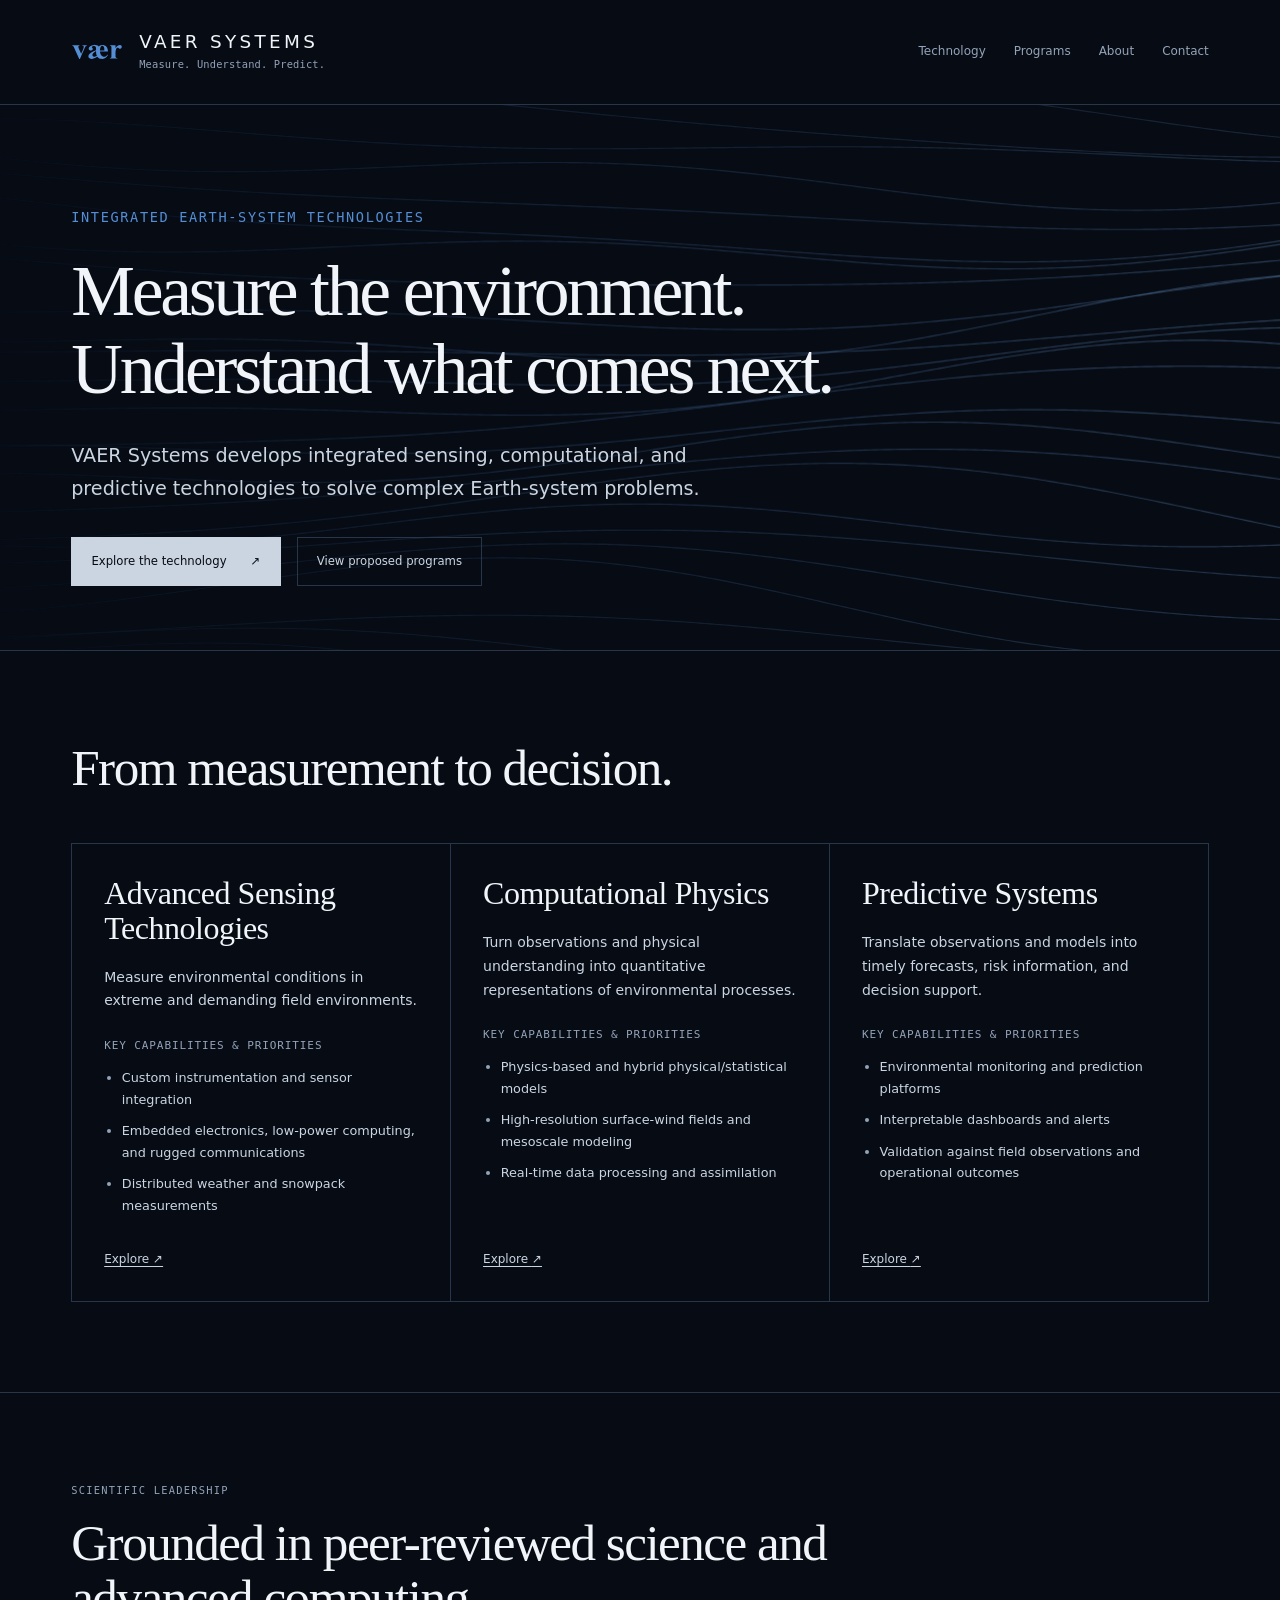
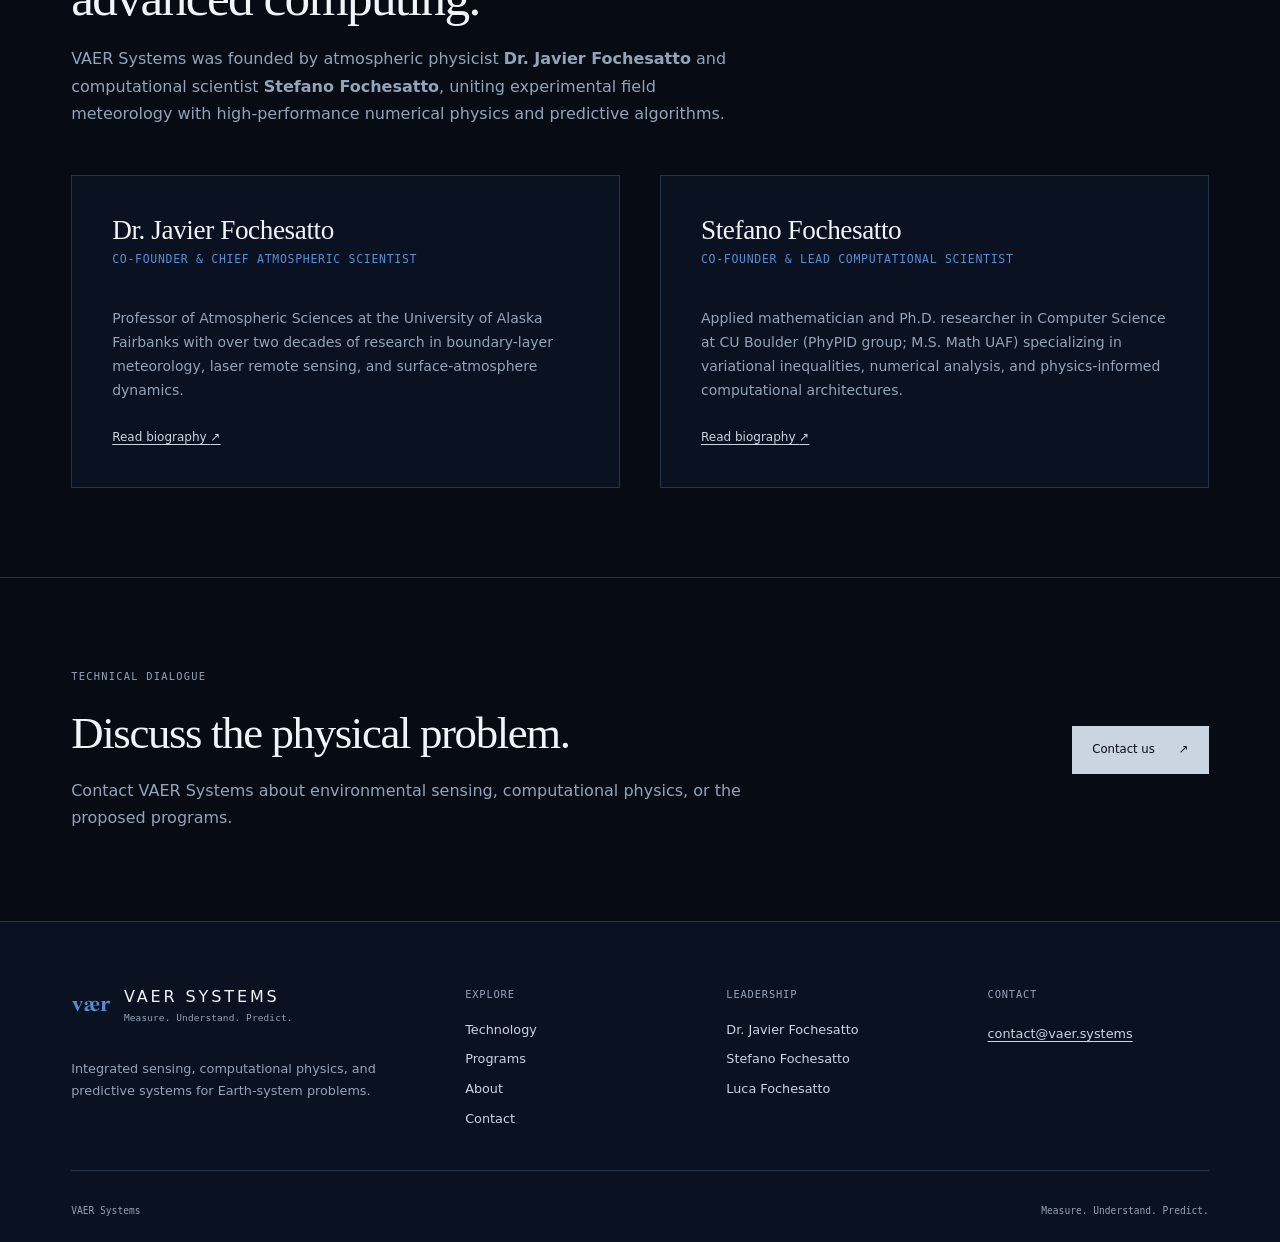
<file: index.html>
<!doctype html>
<html lang="en">
<head>
<meta charset="utf-8">
<meta name="viewport" content="width=device-width, initial-scale=1">
<title>VAER Systems | Dr. Javier Fochesatto &amp; Stefano Fochesatto — Earth Sensing &amp; Prediction</title>
<meta name="description" content="Founded by atmospheric scientist Dr. Javier Fochesatto and computational scientist Stefano Fochesatto, VAER Systems develops integrated environmental sensing, computational physics, and predictive models.">
<link rel="canonical" href="https://www.vaer.systems/">
<meta name="robots" content="index, follow, max-image-preview:large, max-snippet:-1, max-video-preview:-1">
<meta name="google-site-verification" content="TCXnA_37vLB9M58c-1Y6IfyRbFs-39NBF2YOokQ5Vx4" />
<meta property="og:locale" content="en_US">
<meta property="og:type" content="website">
<meta property="og:site_name" content="VAER Systems">
<meta property="og:title" content="VAER Systems | Dr. Javier Fochesatto &amp; Stefano Fochesatto">
<meta property="og:description" content="Integrated sensing, computational physics, and predictive technologies for complex Earth-system problems. Founded by Dr. Javier Fochesatto and Stefano Fochesatto.">
<meta property="og:url" content="https://www.vaer.systems/">
<meta property="og:image" content="https://www.vaer.systems/assets/Stefano.jpeg">
<meta name="twitter:card" content="summary_large_image">
<meta name="twitter:title" content="VAER Systems | Dr. Javier Fochesatto &amp; Stefano Fochesatto">
<meta name="twitter:description" content="Integrated sensing, computational physics, and predictive technologies for complex Earth-system problems.">
<meta name="twitter:image" content="https://www.vaer.systems/assets/Stefano.jpeg">
<link rel="icon" href="assets/favicon.svg" type="image/svg+xml">
<link rel="stylesheet" href="css/style.css?v=3">
<script src="js/field-background.js" defer></script>
<script type="application/ld+json">
{
  "@context": "https://schema.org",
  "@graph": [
    {
      "@type": "Organization",
      "@id": "https://www.vaer.systems/#organization",
      "name": "VAER Systems",
      "url": "https://www.vaer.systems/",
      "logo": "https://www.vaer.systems/assets/vaer_mark.svg",
      "image": "https://www.vaer.systems/assets/Stefano.jpeg",
      "description": "VAER Systems develops integrated sensing, computational physics, and predictive technologies to solve complex Earth-system problems.",
      "email": "contact@vaer.systems",
      "founders": [
        {
          "@type": "Person",
          "@id": "https://www.vaer.systems/about.html#javier-fochesatto",
          "name": "Dr. Javier Fochesatto",
          "alternateName": [
            "Gilberto Javier Fochesatto",
            "Dr. Gilberto Javier Fochesatto",
            "Javier Fochesatto",
            "G. J. Fochesatto"
          ],
          "jobTitle": "Co-founder & Chief Atmospheric Scientist",
          "image": "https://www.vaer.systems/assets/Javier.jpeg",
          "worksFor": { "@id": "https://www.vaer.systems/#organization" },
          "affiliation": {
            "@type": "EducationalOrganization",
            "name": "University of Alaska Fairbanks",
            "url": "https://www.uaf.edu"
          },
          "alumniOf": [
            {
              "@type": "EducationalOrganization",
              "name": "Université Pierre et Marie Curie (Sorbonne Université)"
            },
            {
              "@type": "EducationalOrganization",
              "name": "Universidad Tecnológica Nacional"
            }
          ],
          "sameAs": [
            "https://scholar.google.com/citations?user=fL3GRJsAAAAJ",
            "https://www.uaf.edu/atmos/faculty/fochesatto_javier.php",
            "https://www.uaf.edu/experts/gilberto-j-fochesatto.php",
            "https://sites.google.com/alaska.edu/fochesatto-research/home",
            "https://sciprofiles.com/profile/197003"
          ]
        },
        {
          "@type": "Person",
          "@id": "https://www.vaer.systems/about.html#stefano-fochesatto",
          "name": "Stefano Fochesatto",
          "alternateName": [
            "Giuliano Stefano Fochesatto",
            "Stefano G. Fochesatto",
            "G. Stefano Fochesatto"
          ],
          "jobTitle": "Co-founder & Lead Computational Scientist",
          "image": "https://www.vaer.systems/assets/Stefano.jpeg",
          "worksFor": { "@id": "https://www.vaer.systems/#organization" },
          "affiliation": {
            "@type": "EducationalOrganization",
            "name": "University of Colorado Boulder",
            "url": "https://www.colorado.edu"
          },
          "alumniOf": [
            {
              "@type": "EducationalOrganization",
              "name": "University of Alaska Fairbanks",
              "url": "https://www.uaf.edu"
            }
          ],
          "sameAs": [
            "https://stefanofochesatto.github.io/",
            "https://scholar.google.com/citations?user=PzWlYU8AAAAJ",
            "https://github.com/StefanoFochesatto",
            "https://phypid.org/people/"
          ]
        },
        {
          "@type": "Person",
          "@id": "https://www.vaer.systems/about.html#luca-fochesatto",
          "name": "Luca Fochesatto",
          "jobTitle": "Co-founder & Lead Hardware Developer",
          "image": "https://www.vaer.systems/assets/luca.jpeg",
          "worksFor": { "@id": "https://www.vaer.systems/#organization" },
          "affiliation": {
            "@type": "EducationalOrganization",
            "name": "University of Alaska Fairbanks",
            "url": "https://www.uaf.edu"
          }
        }
      ]
    },
    {
      "@type": "WebSite",
      "@id": "https://www.vaer.systems/#website",
      "url": "https://www.vaer.systems/",
      "name": "VAER Systems",
      "description": "Integrated environmental sensing, computational physics, and predictive models.",
      "publisher": { "@id": "https://www.vaer.systems/#organization" }
    }
  ]
}
</script>
</head>
<body class="home">
<a class="skip-link" href="#main">Skip to main content</a>
<header class="site-header">
<div class="container site-header-inner">
<a class="brand" href="index.html" aria-label="VAER Systems home">
<span class="brand-mark-wrapper">
<img class="brand-mark" src="assets/vaer_mark.svg" width="52" height="52" alt="VAER geometric mark">
</span>
<span class="brand-text-group">
<span class="brand-name">VAER SYSTEMS</span>
<span class="brand-tag">Measure. Understand. Predict.</span>
</span>
</a>
<nav class="site-nav" aria-label="Main navigation">
<a href="technology.html">Technology</a>
<a href="programs.html">Programs</a>
<a href="about.html">About</a>
<a href="contact.html">Contact</a>
</nav>
</div>
</header>
<main id="main">
<section class="hero">
<div class="field-background" data-field-background aria-hidden="true">
<canvas class="field-canvas"></canvas>
</div>
<div class="container hero-container">
<div class="hero-content">
<p class="eyebrow">Integrated Earth-system technologies</p>
<h1>Measure the environment.<br>Understand what comes next.</h1>
<p class="hero-intro">VAER Systems develops integrated sensing, computational, and predictive technologies to solve complex Earth-system problems.</p>
<div class="hero-actions">
<a class="button button-primary" href="technology.html">Explore the technology <span aria-hidden="true">↗</span>
</a>
<a class="button button-secondary" href="programs.html">View proposed programs</a>
</div>
</div>
</div>
</section>
<section class="section" id="services">
<div class="container">
<div class="section-heading">
<h2>From measurement to decision.</h2>
</div>
<div class="service-grid">
<article class="service">
<h3>Advanced Sensing Technologies</h3>
<p>Measure environmental conditions in extreme and demanding field environments.</p>
<div class="service-benefits">
<h4>Key capabilities &amp; priorities</h4>
<ul>
<li>Custom instrumentation and sensor integration</li>
<li>Embedded electronics, low-power computing, and rugged communications</li>
<li>Distributed weather and snowpack measurements</li>
</ul>
</div>
<a class="text-link" href="technology.html#sensing">Explore <span aria-hidden="true">↗</span>
</a>
</article>
<article class="service">
<h3>Computational Physics</h3>
<p>Turn observations and physical understanding into quantitative representations of environmental processes.</p>
<div class="service-benefits">
<h4>Key capabilities &amp; priorities</h4>
<ul>
<li>Physics-based and hybrid physical/statistical models</li>
<li>High-resolution surface-wind fields and mesoscale modeling</li>
<li>Real-time data processing and assimilation</li>
</ul>
</div>
<a class="text-link" href="technology.html#physics">Explore <span aria-hidden="true">↗</span>
</a>
</article>
<article class="service">
<h3>Predictive Systems</h3>
<p>Translate observations and models into timely forecasts, risk information, and decision support.</p>
<div class="service-benefits">
<h4>Key capabilities &amp; priorities</h4>
<ul>
<li>Environmental monitoring and prediction platforms</li>
<li>Interpretable dashboards and alerts</li>
<li>Validation against field observations and operational outcomes</li>
</ul>
</div>
<a class="text-link" href="technology.html#prediction">Explore <span aria-hidden="true">↗</span>
</a>
</article>
</div>
</div>
</section>
<section class="section" id="leadership">
<div class="container">
<div class="section-heading">
<p class="eyebrow">Scientific Leadership</p>
<h2>Grounded in peer-reviewed science and advanced computing.</h2>
<p class="section-lead">VAER Systems was founded by atmospheric physicist <strong>Dr. Javier Fochesatto</strong> and computational scientist <strong>Stefano Fochesatto</strong>, uniting experimental field meteorology with high-performance numerical physics and predictive algorithms.</p>
</div>
<div class="leadership-summary-grid">
<article class="leadership-summary-card">
<h3>Dr. Javier Fochesatto</h3>
<p class="leadership-role">Co-founder &amp; Chief Atmospheric Scientist</p>
<p class="leadership-desc">Professor of Atmospheric Sciences at the University of Alaska Fairbanks with over two decades of research in boundary-layer meteorology, laser remote sensing, and surface-atmosphere dynamics.</p>
<a class="text-link" href="about.html#javier-fochesatto">Read biography <span aria-hidden="true">↗</span></a>
</article>
<article class="leadership-summary-card">
<h3>Stefano Fochesatto</h3>
<p class="leadership-role">Co-founder &amp; Lead Computational Scientist</p>
<p class="leadership-desc">Applied mathematician and Ph.D. researcher in Computer Science at CU Boulder (PhyPID group; M.S. Math UAF) specializing in variational inequalities, numerical analysis, and physics-informed computational architectures.</p>
<a class="text-link" href="about.html#stefano-fochesatto">Read biography <span aria-hidden="true">↗</span></a>
</article>
</div>
</div>
</section>
<section class="section">
<div class="container">
<div class="cta">
<div class="cta-content">
<p class="eyebrow">Technical dialogue</p>
<h2>Discuss the physical problem.</h2>
<p>Contact VAER Systems about environmental sensing, computational physics, or the proposed programs.</p>
</div>
<a class="button button-primary" href="mailto:contact@vaer.systems">Contact us <span aria-hidden="true">↗</span>
</a>
</div>
</div>
</section>
</main>
<footer class="site-footer">
<div class="container">
<div class="footer-grid">
<div class="footer-col footer-col-brand">
<a class="brand" href="index.html" aria-label="VAER Systems home">
<span class="brand-mark-wrapper">
<img class="brand-mark" src="assets/vaer_mark.svg" width="40" height="40" alt="VAER geometric mark">
</span>
<span class="brand-text-group">
<span class="brand-name">VAER SYSTEMS</span>
<span class="brand-tag">Measure. Understand. Predict.</span>
</span>
</a>
<p class="footer-desc">Integrated sensing, computational physics, and predictive systems for Earth-system problems.</p>
</div>
<div class="footer-col">
<h2>Explore</h2>
<ul class="footer-links">
<li>
<a href="technology.html">Technology</a>
</li>
<li>
<a href="programs.html">Programs</a>
</li>
<li>
<a href="about.html">About</a>
</li>
<li>
<a href="contact.html">Contact</a>
</li>
</ul>
</div>
<div class="footer-col">
<h2>Leadership</h2>
<ul class="footer-links">
<li>
<a href="about.html#javier-fochesatto">Dr. Javier Fochesatto</a>
</li>
<li>
<a href="about.html#stefano-fochesatto">Stefano Fochesatto</a>
</li>
<li>
<a href="about.html#luca-fochesatto">Luca Fochesatto</a>
</li>
</ul>
</div>
<div class="footer-col">
<h2>Contact</h2>
<a href="mailto:contact@vaer.systems">contact@vaer.systems</a>
</div>
</div>
<div class="footer-bottom">
<span>VAER Systems</span>
<span>Measure. Understand. Predict.</span>
</div>
</div>
</footer>
</body>
</html>
</file>
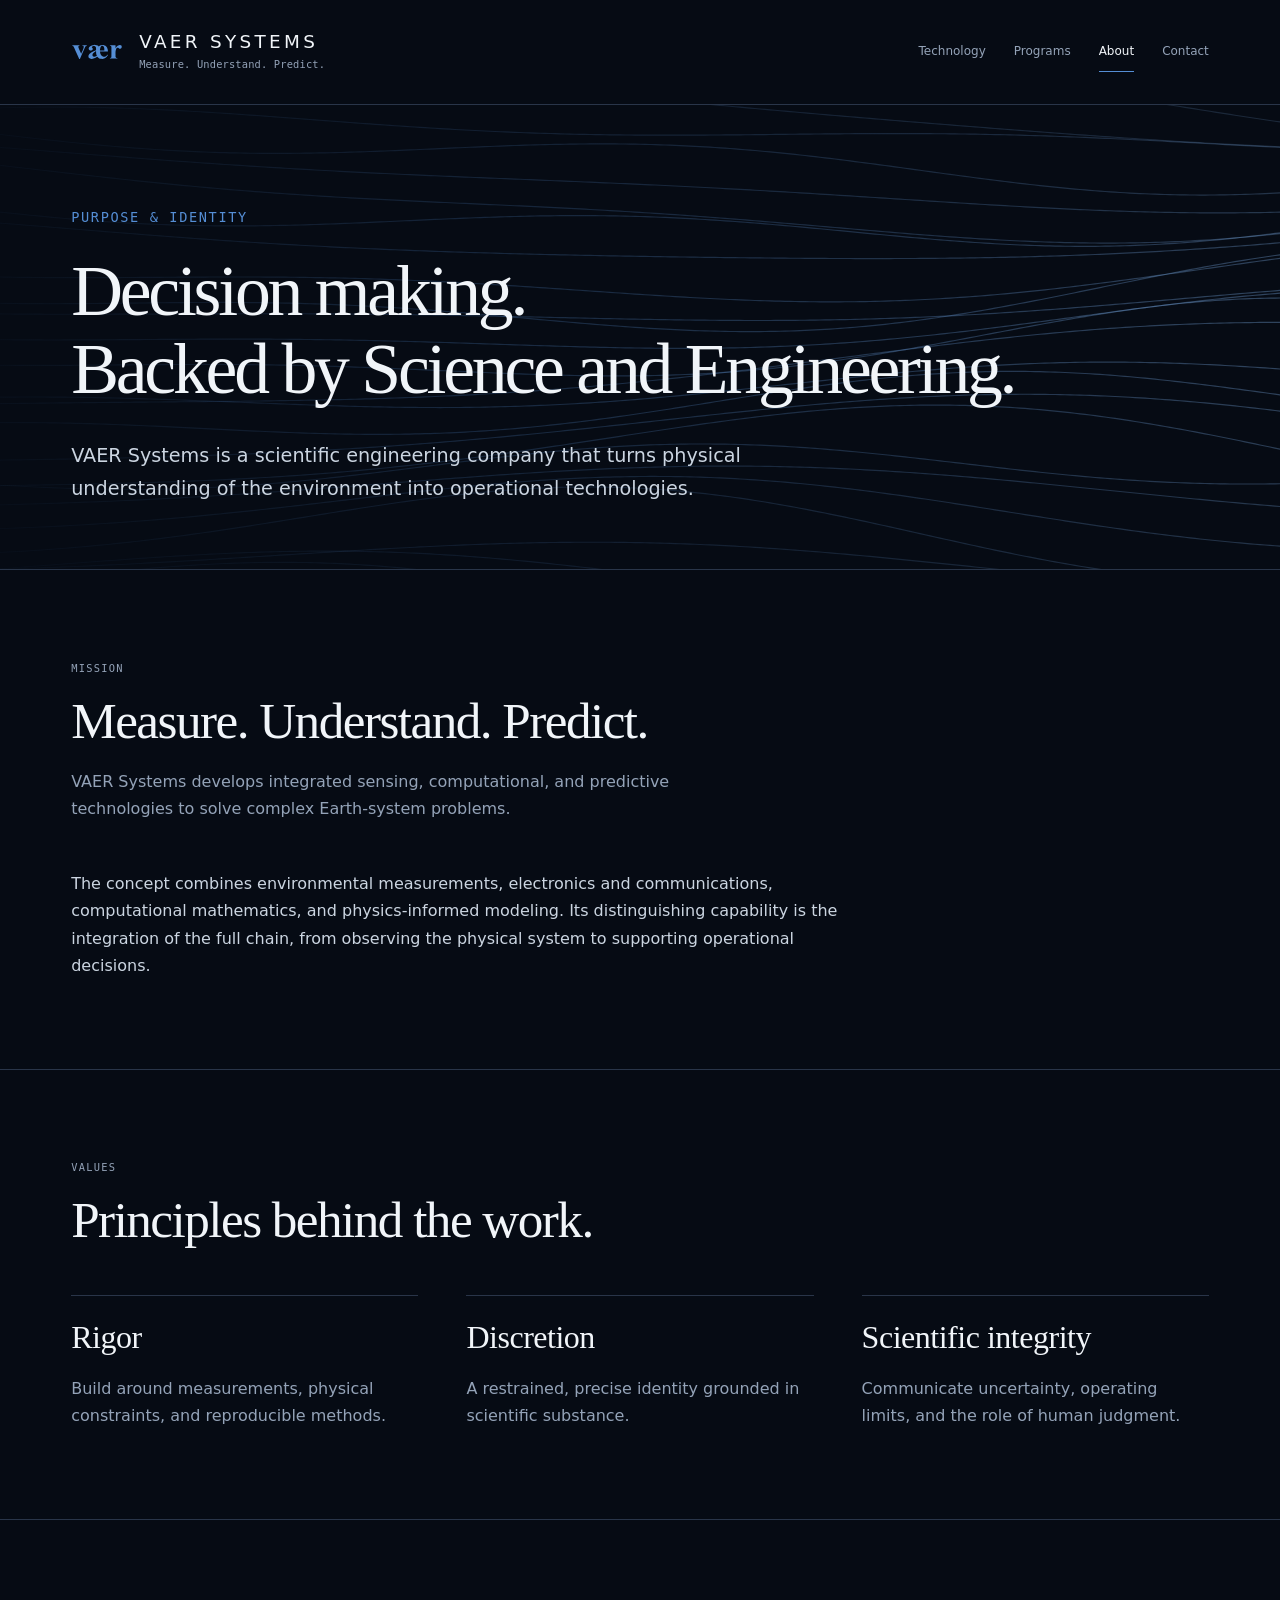
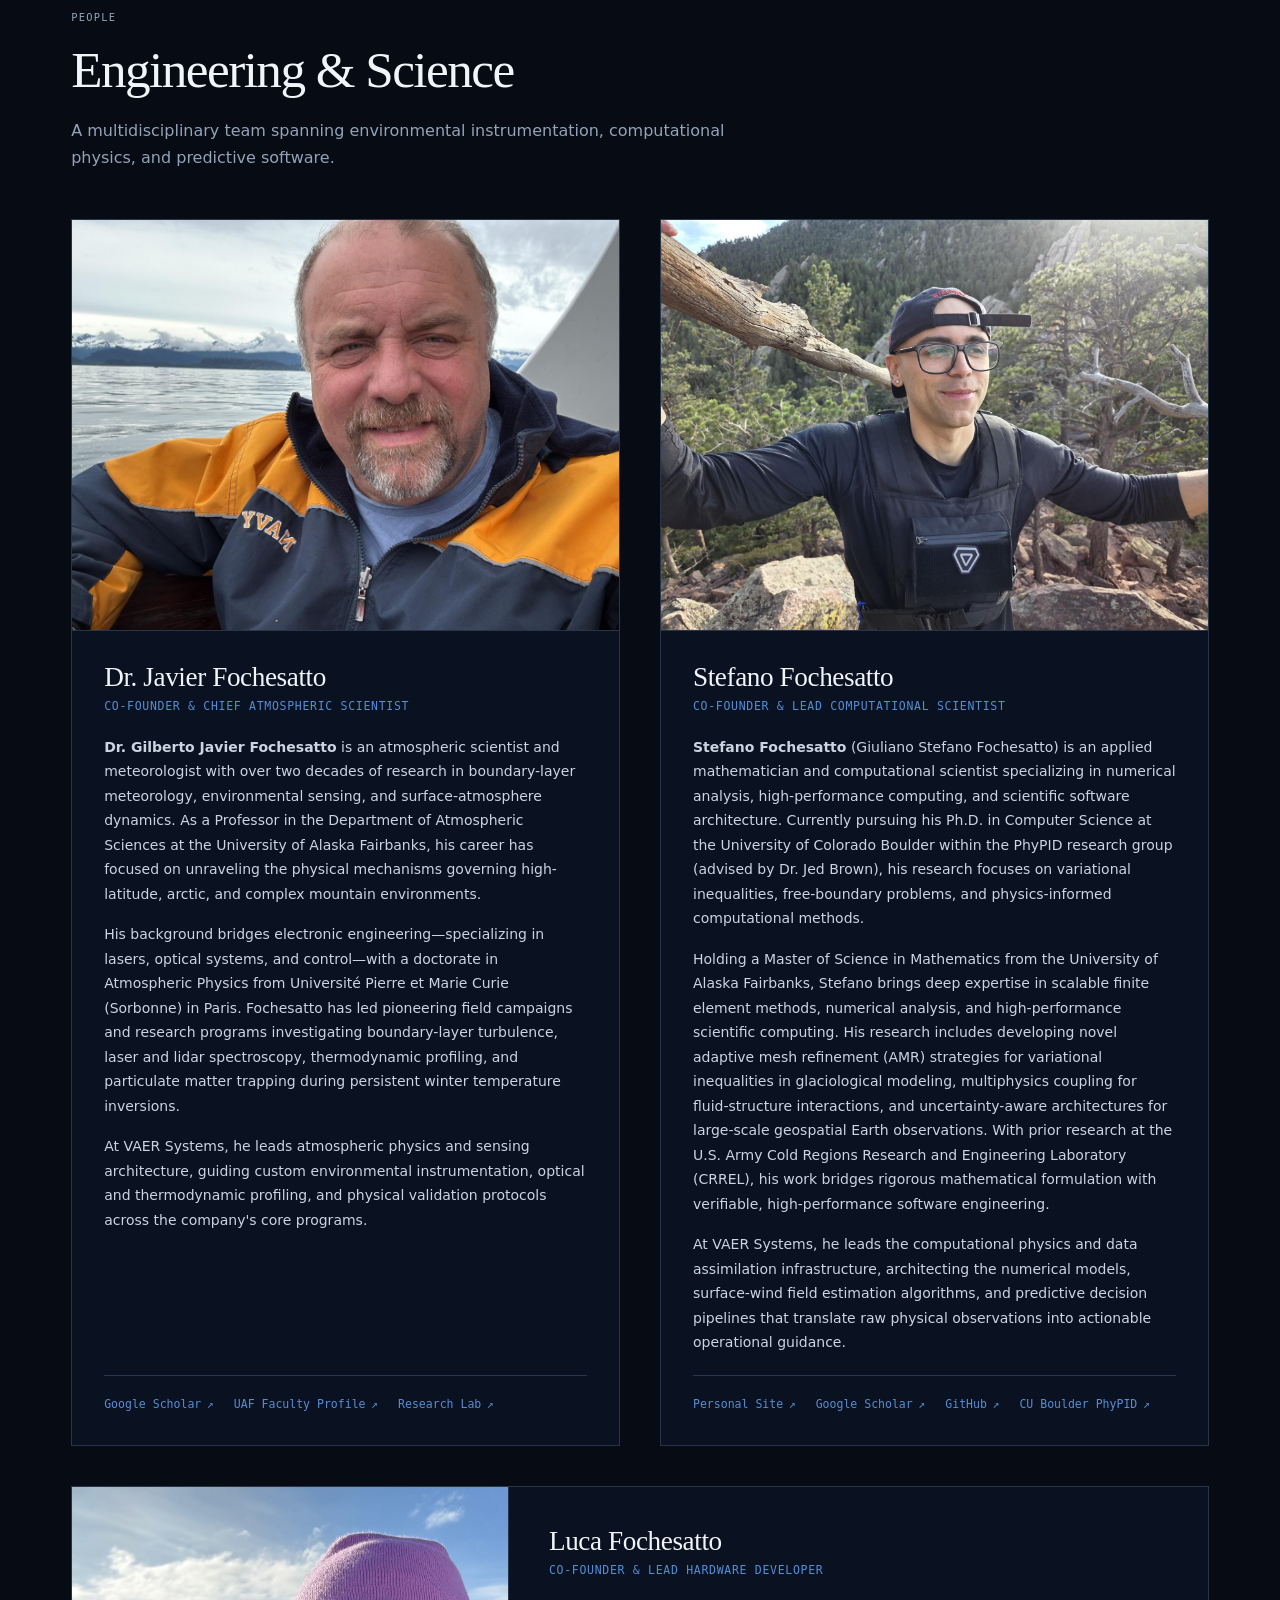
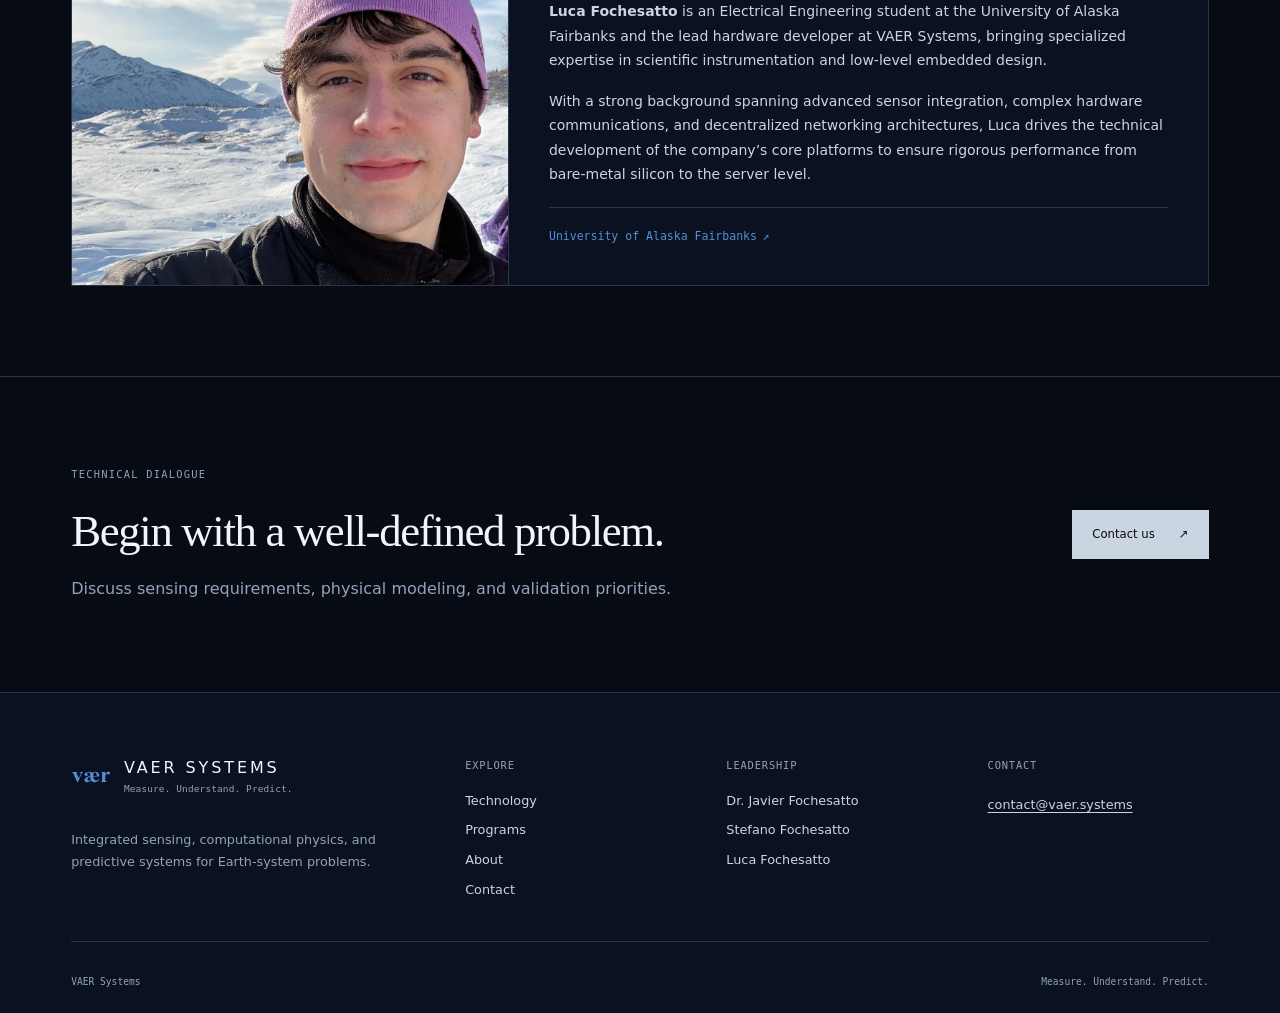
<file: about.html>
<!doctype html>
<html lang="en">
  <head>
    <meta charset="utf-8" />
    <meta name="viewport" content="width=device-width, initial-scale=1" />
    <title>About &amp; Leadership — Dr. Javier Fochesatto &amp; Stefano Fochesatto | VAER Systems</title>
    <meta
      name="description"
      content="Meet the VAER Systems founders: Dr. Javier Fochesatto (Chief Atmospheric Scientist), Stefano Fochesatto (Lead Computational Scientist), and Luca Fochesatto (Lead Hardware Developer)."
    />
    <link rel="canonical" href="https://www.vaer.systems/about.html" />
    <meta name="robots" content="index, follow, max-image-preview:large, max-snippet:-1, max-video-preview:-1" />
    <meta property="og:locale" content="en_US" />
    <meta property="og:type" content="profile" />
    <meta property="og:site_name" content="VAER Systems" />
    <meta property="og:title" content="About &amp; Leadership — Dr. Javier Fochesatto &amp; Stefano Fochesatto | VAER Systems" />
    <meta property="og:description" content="Meet the VAER Systems founders: Dr. Javier Fochesatto (Atmospheric Physics) and Stefano Fochesatto (Computational Mathematics)." />
    <meta property="og:url" content="https://www.vaer.systems/about.html" />
    <meta property="og:image" content="https://www.vaer.systems/assets/Stefano.jpeg" />
    <meta name="twitter:card" content="summary_large_image" />
    <meta name="twitter:title" content="About &amp; Leadership — Dr. Javier Fochesatto &amp; Stefano Fochesatto | VAER Systems" />
    <meta name="twitter:description" content="Meet the VAER Systems founders: Dr. Javier Fochesatto (Atmospheric Physics) and Stefano Fochesatto (Computational Mathematics)." />
    <meta name="twitter:image" content="https://www.vaer.systems/assets/Stefano.jpeg" />
    <link rel="icon" href="assets/favicon.svg" type="image/svg+xml" />
    <link rel="stylesheet" href="css/style.css?v=3" />
    <script src="js/field-background.js" defer></script>
    <script type="application/ld+json">
    {
      "@context": "https://schema.org",
      "@graph": [
        {
          "@type": "AboutPage",
          "@id": "https://www.vaer.systems/about.html#webpage",
          "url": "https://www.vaer.systems/about.html",
          "name": "About & Leadership — Dr. Javier Fochesatto & Stefano Fochesatto | VAER Systems",
          "description": "Meet the VAER Systems founders: Dr. Javier Fochesatto (Chief Atmospheric Scientist), Stefano Fochesatto (Lead Computational Scientist), and Luca Fochesatto (Lead Hardware Developer).",
          "isPartOf": {
            "@type": "WebSite",
            "@id": "https://www.vaer.systems/#website",
            "url": "https://www.vaer.systems/",
            "name": "VAER Systems"
          },
          "breadcrumb": {
            "@type": "BreadcrumbList",
            "itemListElement": [
              {
                "@type": "ListItem",
                "position": 1,
                "name": "Home",
                "item": "https://www.vaer.systems/"
              },
              {
                "@type": "ListItem",
                "position": 2,
                "name": "About",
                "item": "https://www.vaer.systems/about.html"
              }
            ]
          },
          "mainEntity": [
            {
              "@type": "Person",
              "@id": "https://www.vaer.systems/about.html#javier-fochesatto",
              "name": "Dr. Javier Fochesatto",
              "alternateName": [
                "Gilberto Javier Fochesatto",
                "Dr. Gilberto Javier Fochesatto",
                "Javier Fochesatto",
                "G. J. Fochesatto"
              ],
              "jobTitle": "Co-founder & Chief Atmospheric Scientist",
              "image": "https://www.vaer.systems/assets/Javier.jpeg",
              "worksFor": {
                "@type": "Organization",
                "@id": "https://www.vaer.systems/#organization",
                "name": "VAER Systems"
              },
              "affiliation": {
                "@type": "EducationalOrganization",
                "name": "University of Alaska Fairbanks",
                "url": "https://www.uaf.edu"
              },
              "alumniOf": [
                {
                  "@type": "EducationalOrganization",
                  "name": "Université Pierre et Marie Curie (Sorbonne Université)"
                },
                {
                  "@type": "EducationalOrganization",
                  "name": "Universidad Tecnológica Nacional"
                }
              ],
              "description": "Atmospheric scientist and meteorologist with over two decades of research in boundary-layer meteorology, environmental sensing, and surface-atmosphere dynamics. Professor at the University of Alaska Fairbanks.",
              "sameAs": [
                "https://scholar.google.com/citations?user=fL3GRJsAAAAJ",
                "https://www.uaf.edu/atmos/faculty/fochesatto_javier.php",
                "https://www.uaf.edu/experts/gilberto-j-fochesatto.php",
                "https://sites.google.com/alaska.edu/fochesatto-research/home",
                "https://sciprofiles.com/profile/197003"
              ]
            },
            {
              "@type": "Person",
              "@id": "https://www.vaer.systems/about.html#stefano-fochesatto",
              "name": "Stefano Fochesatto",
              "alternateName": [
                "Giuliano Stefano Fochesatto",
                "Stefano G. Fochesatto",
                "G. Stefano Fochesatto"
              ],
              "jobTitle": "Co-founder & Lead Computational Scientist",
              "image": "https://www.vaer.systems/assets/Stefano.jpeg",
              "worksFor": {
                "@type": "Organization",
                "@id": "https://www.vaer.systems/#organization",
                "name": "VAER Systems"
              },
              "affiliation": {
                "@type": "EducationalOrganization",
                "name": "University of Colorado Boulder",
                "url": "https://www.colorado.edu"
              },
              "alumniOf": [
                {
                  "@type": "EducationalOrganization",
                  "name": "University of Alaska Fairbanks",
                  "url": "https://www.uaf.edu"
                }
              ],
              "description": "Applied mathematician and computational scientist specializing in numerical analysis, high-performance computing, scientific software architecture, and variational inequalities. Ph.D. researcher at CU Boulder.",
              "sameAs": [
                "https://stefanofochesatto.github.io/",
                "https://scholar.google.com/citations?user=PzWlYU8AAAAJ",
                "https://github.com/StefanoFochesatto",
                "https://phypid.org/people/"
              ]
            },
            {
              "@type": "Person",
              "@id": "https://www.vaer.systems/about.html#luca-fochesatto",
              "name": "Luca Fochesatto",
              "jobTitle": "Co-founder & Lead Hardware Developer",
              "image": "https://www.vaer.systems/assets/luca.jpeg",
              "worksFor": {
                "@type": "Organization",
                "@id": "https://www.vaer.systems/#organization",
                "name": "VAER Systems"
              },
              "affiliation": {
                "@type": "EducationalOrganization",
                "name": "University of Alaska Fairbanks",
                "url": "https://www.uaf.edu"
              },
              "description": "Electrical engineering developer specializing in scientific instrumentation, sensor integration, and bare-metal embedded design."
            }
          ]
        }
      ]
    }
    </script>
  </head>
  <body class="about">
    <a class="skip-link" href="#main">Skip to main content</a>
    <header class="site-header">
      <div class="container site-header-inner">
        <a class="brand" href="index.html" aria-label="VAER Systems home">
          <span class="brand-mark-wrapper">
            <img
              class="brand-mark"
              src="assets/vaer_mark.svg"
              width="52"
              height="52"
              alt="VAER geometric mark"
            />
          </span>
          <span class="brand-text-group">
            <span class="brand-name">VAER SYSTEMS</span>
            <span class="brand-tag">Measure. Understand. Predict.</span>
          </span>
        </a>
        <nav class="site-nav" aria-label="Main navigation">
          <a href="technology.html">Technology</a>
          <a href="programs.html">Programs</a>
          <a href="about.html" aria-current="page">About</a>
          <a href="contact.html">Contact</a>
        </nav>
      </div>
    </header>
    <main id="main">
      <section class="hero">
        <div class="field-background" data-field-background aria-hidden="true">
          <canvas class="field-canvas"></canvas>
        </div>
        <div class="container hero-container">
          <div class="hero-content">
            <p class="eyebrow">Purpose &amp; identity</p>
            <h1>Decision making.<br />Backed by Science and Engineering.</h1>
            <p class="hero-intro">
              VAER Systems is a scientific engineering company that turns
              physical understanding of the environment into operational
              technologies.
            </p>
          </div>
        </div>
      </section>
      <section class="section">
        <div class="container">
          <div class="section-heading">
            <p class="eyebrow">Mission</p>
            <h2>Measure. Understand. Predict.</h2>
            <p class="section-lead">
              VAER Systems develops integrated sensing, computational, and
              predictive technologies to solve complex Earth-system problems.
            </p>
          </div>
          <p class="mission-copy">
            The concept combines environmental measurements, electronics and
            communications, computational mathematics, and physics-informed
            modeling. Its distinguishing capability is the integration of the
            full chain, from observing the physical system to supporting
            operational decisions.
          </p>
        </div>
      </section>
      <section class="section">
        <div class="container">
          <div class="section-heading">
            <p class="eyebrow">Values</p>
            <h2>Principles behind the work.</h2>
          </div>
          <div class="values-grid">
            <article class="value-card">
              <h3>Rigor</h3>
              <p>
                Build around measurements, physical constraints, and
                reproducible methods.
              </p>
            </article>
            <article class="value-card">
              <h3>Discretion</h3>
              <p>
                A restrained, precise identity grounded in scientific substance.
              </p>
            </article>
            <article class="value-card">
              <h3>Scientific integrity</h3>
              <p>
                Communicate uncertainty, operating limits, and the role of human
                judgment.
              </p>
            </article>
          </div>
        </div>
      </section>
      <section class="section" id="people">
        <div class="container">
          <div class="section-heading">
            <p class="eyebrow">People</p>
            <h2>Engineering &amp; Science</h2>
            <p class="section-lead">
              A multidisciplinary team spanning environmental instrumentation,
              computational physics, and predictive software.
            </p>
          </div>
          <div class="team-grid">
            <article class="team-card" id="javier-fochesatto">
              <div class="team-media">
                <img
                  class="team-photo"
                  src="assets/Javier.jpeg"
                  alt="Dr. Gilberto Javier Fochesatto"
                  width="1600"
                  height="900"
                />
              </div>
              <div class="team-content">
                <div class="team-header">
                  <h3>Dr. Javier Fochesatto</h3>
                  <p class="team-role">
                    Co-founder &amp; Chief Atmospheric Scientist
                  </p>
                </div>
                <div class="team-bio">
                  <p>
                    <strong>Dr. Gilberto Javier Fochesatto</strong> is an atmospheric scientist and
                    meteorologist with over two decades of research in
                    boundary-layer meteorology, environmental sensing, and
                    surface-atmosphere dynamics. As a Professor in the
                    Department of Atmospheric Sciences at the University of
                    Alaska Fairbanks, his career has focused on unraveling the
                    physical mechanisms governing high-latitude, arctic, and
                    complex mountain environments.
                  </p>
                  <p>
                    His background bridges electronic engineering—specializing
                    in lasers, optical systems, and control—with a doctorate in
                    Atmospheric Physics from Université Pierre et Marie Curie
                    (Sorbonne) in Paris. Fochesatto has led pioneering field
                    campaigns and research programs investigating boundary-layer
                    turbulence, laser and lidar spectroscopy, thermodynamic
                    profiling, and particulate matter trapping during persistent
                    winter temperature inversions.
                  </p>
                  <p>
                    At VAER Systems, he leads atmospheric physics and sensing
                    architecture, guiding custom environmental instrumentation,
                    optical and thermodynamic profiling, and physical validation
                    protocols across the company's core programs.
                  </p>
                </div>
                <div class="team-links">
                  <a href="https://scholar.google.com/citations?user=fL3GRJsAAAAJ" target="_blank" rel="noopener noreferrer">Google Scholar <span aria-hidden="true">↗</span></a>
                  <a href="https://www.uaf.edu/atmos/faculty/fochesatto_javier.php" target="_blank" rel="noopener noreferrer">UAF Faculty Profile <span aria-hidden="true">↗</span></a>
                  <a href="https://sites.google.com/alaska.edu/fochesatto-research/home" target="_blank" rel="noopener noreferrer">Research Lab <span aria-hidden="true">↗</span></a>
                </div>
              </div>
            </article>

            <article class="team-card" id="stefano-fochesatto">
              <div class="team-media">
                <img
                  class="team-photo"
                  src="assets/Stefano.jpeg"
                  alt="Stefano Fochesatto"
                  width="1600"
                  height="1200"
                />
              </div>
              <div class="team-content">
                <div class="team-header">
                  <h3>Stefano Fochesatto</h3>
                  <p class="team-role">
                    Co-founder &amp; Lead Computational Scientist
                  </p>
                </div>
                <div class="team-bio">
                  <p>
                    <strong>Stefano Fochesatto</strong> (Giuliano Stefano Fochesatto) is an applied mathematician and
                    computational scientist specializing in numerical analysis,
                    high-performance computing, and scientific software
                    architecture. Currently pursuing his Ph.D. in Computer
                    Science at the University of Colorado Boulder within the
                    PhyPID research group (advised by Dr. Jed Brown), his
                    research focuses on variational inequalities, free-boundary
                    problems, and physics-informed computational methods.
                  </p>
                  <p>
                    Holding a Master of Science in Mathematics from the
                    University of Alaska Fairbanks, Stefano brings deep
                    expertise in scalable finite element methods, numerical
                    analysis, and high-performance scientific computing. His
                    research includes developing novel adaptive mesh refinement
                    (AMR) strategies for variational inequalities in
                    glaciological modeling, multiphysics coupling for
                    fluid-structure interactions, and uncertainty-aware
                    architectures for large-scale geospatial Earth observations.
                    With prior research at the U.S. Army Cold Regions Research
                    and Engineering Laboratory (CRREL), his work bridges
                    rigorous mathematical formulation with verifiable,
                    high-performance software engineering.
                  </p>
                  <p>
                    At VAER Systems, he leads the computational physics and data
                    assimilation infrastructure, architecting the numerical
                    models, surface-wind field estimation algorithms, and
                    predictive decision pipelines that translate raw physical
                    observations into actionable operational guidance.
                  </p>
                </div>
                <div class="team-links">
                  <a href="https://stefanofochesatto.github.io/" target="_blank" rel="noopener noreferrer">Personal Site <span aria-hidden="true">↗</span></a>
                  <a href="https://scholar.google.com/citations?user=PzWlYU8AAAAJ" target="_blank" rel="noopener noreferrer">Google Scholar <span aria-hidden="true">↗</span></a>
                  <a href="https://github.com/StefanoFochesatto" target="_blank" rel="noopener noreferrer">GitHub <span aria-hidden="true">↗</span></a>
                  <a href="https://phypid.org/people/" target="_blank" rel="noopener noreferrer">CU Boulder PhyPID <span aria-hidden="true">↗</span></a>
                </div>
              </div>
            </article>

            <article class="team-card team-card-horizontal" id="luca-fochesatto">
              <div class="team-media">
                <img
                  class="team-photo team-photo-luca"
                  src="assets/luca.jpeg"
                  alt="Luca Fochesatto"
                  width="1215"
                  height="1600"
                />
              </div>
              <div class="team-content">
                <div class="team-header">
                  <h3>Luca Fochesatto</h3>
                  <p class="team-role">
                    Co-founder &amp; Lead Hardware Developer
                  </p>
                </div>
                <div class="team-bio">
                  <p>
                    <strong>Luca Fochesatto</strong> is an Electrical Engineering student at the University
                    of Alaska Fairbanks and the lead hardware developer at VAER
                    Systems, bringing specialized expertise in scientific
                    instrumentation and low-level embedded design.
                  </p>
                  <p>
                    With a strong background spanning advanced sensor
                    integration, complex hardware communications, and
                    decentralized networking architectures, Luca drives the
                    technical development of the company’s core platforms to
                    ensure rigorous performance from bare-metal silicon to the
                    server level.
                  </p>
                </div>
                <div class="team-links">
                  <a href="https://www.uaf.edu/" target="_blank" rel="noopener noreferrer">University of Alaska Fairbanks <span aria-hidden="true">↗</span></a>
                </div>
              </div>
            </article>
          </div>
        </div>
      </section>
      <section class="section">
        <div class="container">
          <div class="cta">
            <div class="cta-content">
              <p class="eyebrow">Technical dialogue</p>
              <h2>Begin with a well-defined problem.</h2>
              <p>
                Discuss sensing requirements, physical modeling, and validation
                priorities.
              </p>
            </div>
            <a class="button button-primary" href="contact.html"
              >Contact us <span aria-hidden="true">↗</span>
            </a>
          </div>
        </div>
      </section>
    </main>
    <footer class="site-footer">
      <div class="container">
        <div class="footer-grid">
          <div class="footer-col footer-col-brand">
            <a class="brand" href="index.html" aria-label="VAER Systems home">
              <span class="brand-mark-wrapper">
                <img
                  class="brand-mark"
                  src="assets/vaer_mark.svg"
                  width="40"
                  height="40"
                  alt="VAER geometric mark"
                />
              </span>
              <span class="brand-text-group">
                <span class="brand-name">VAER SYSTEMS</span>
                <span class="brand-tag">Measure. Understand. Predict.</span>
              </span>
            </a>
            <p class="footer-desc">
              Integrated sensing, computational physics, and predictive systems
              for Earth-system problems.
            </p>
          </div>
          <div class="footer-col">
            <h2>Explore</h2>
            <ul class="footer-links">
              <li>
                <a href="technology.html">Technology</a>
              </li>
              <li>
                <a href="programs.html">Programs</a>
              </li>
              <li>
                <a href="about.html">About</a>
              </li>
              <li>
                <a href="contact.html">Contact</a>
              </li>
            </ul>
          </div>
          <div class="footer-col">
            <h2>Leadership</h2>
            <ul class="footer-links">
              <li>
                <a href="about.html#javier-fochesatto">Dr. Javier Fochesatto</a>
              </li>
              <li>
                <a href="about.html#stefano-fochesatto">Stefano Fochesatto</a>
              </li>
              <li>
                <a href="about.html#luca-fochesatto">Luca Fochesatto</a>
              </li>
            </ul>
          </div>
          <div class="footer-col">
            <h2>Contact</h2>
            <a href="mailto:contact@vaer.systems">contact@vaer.systems</a>
          </div>
        </div>
        <div class="footer-bottom">
          <span>VAER Systems</span>
          <span>Measure. Understand. Predict.</span>
        </div>
      </div>
    </footer>
  </body>
</html>
</file>
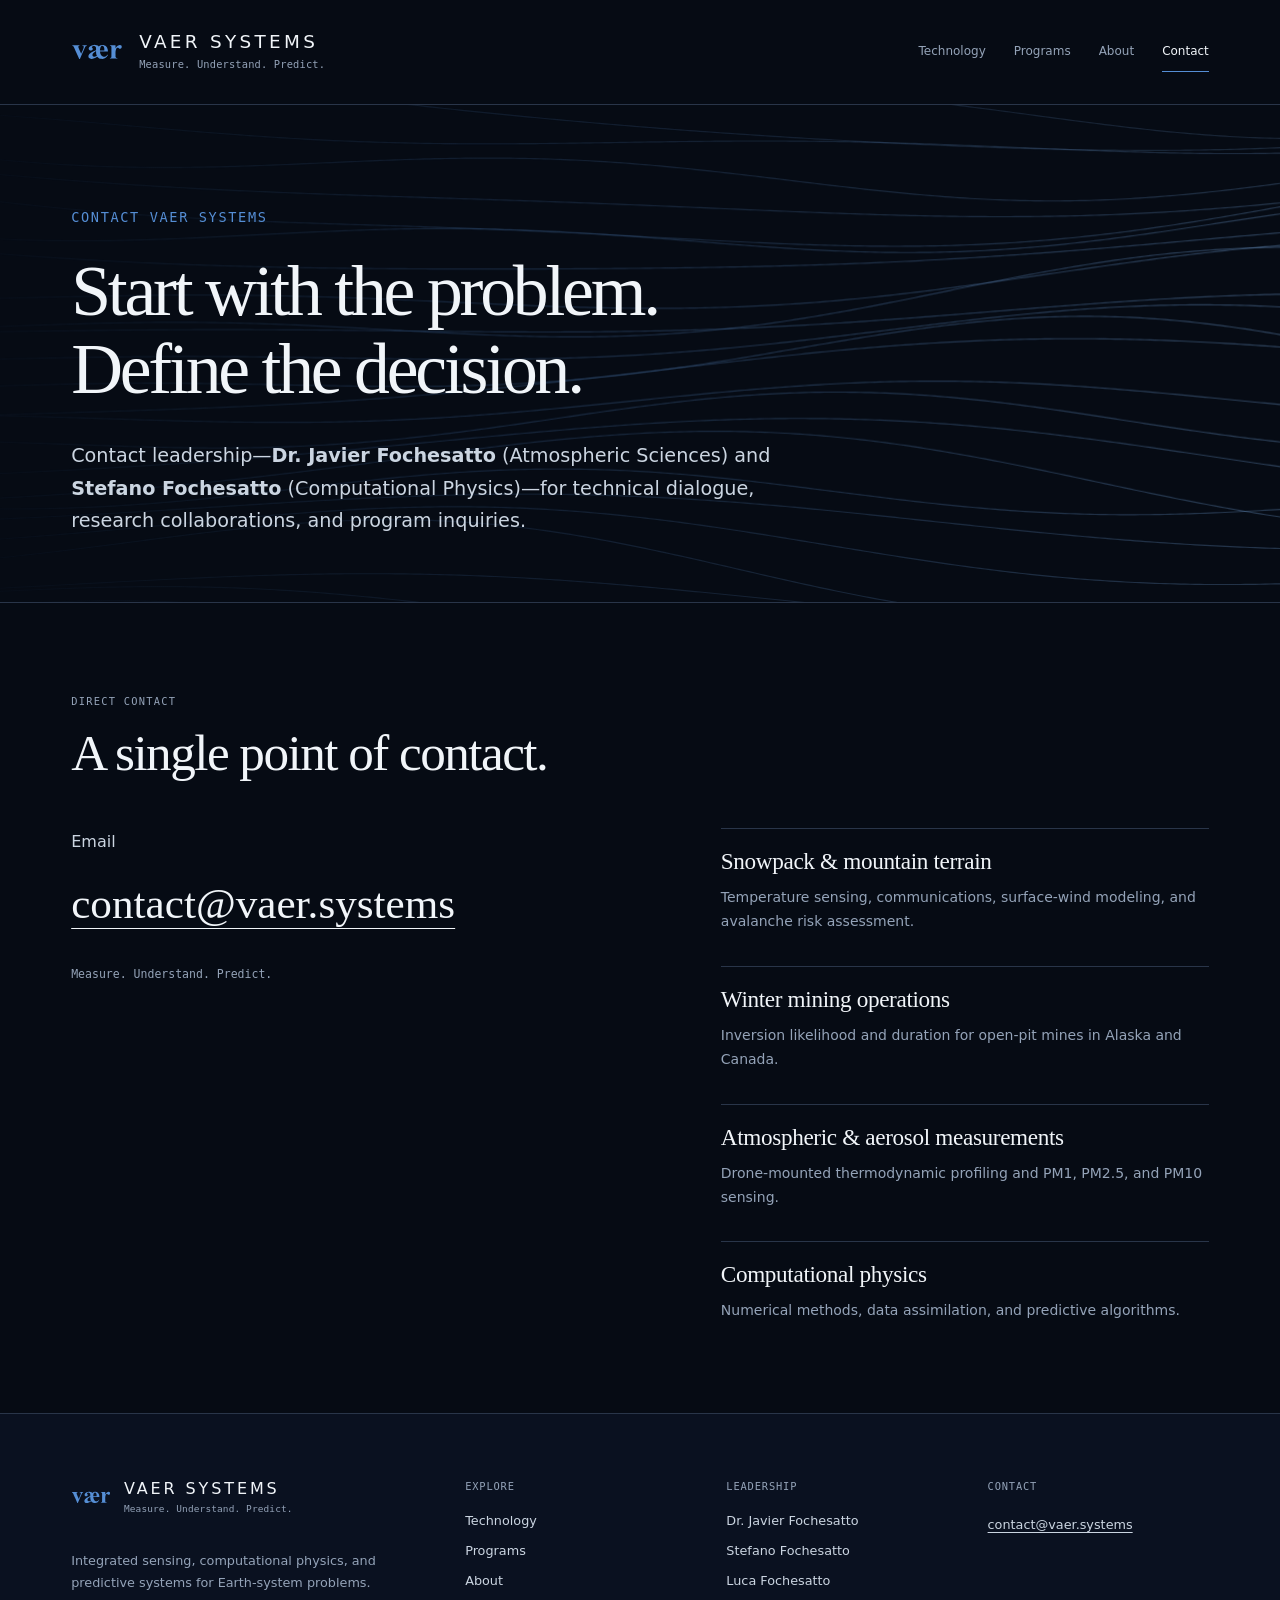
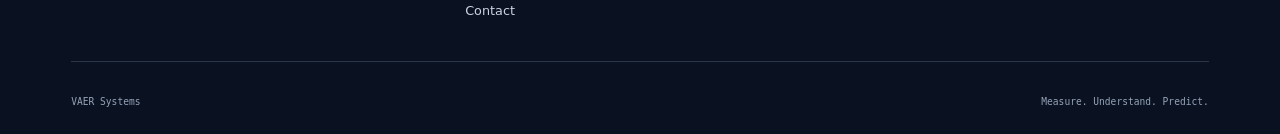
<file: contact.html>
<!doctype html>
<html lang="en">
<head>
<meta charset="utf-8">
<meta name="viewport" content="width=device-width, initial-scale=1">
<title>Contact Technical Leadership — VAER Systems</title>
<meta name="description" content="Contact VAER Systems and founders Dr. Javier Fochesatto and Stefano Fochesatto at contact@vaer.systems for inquiries about environmental sensing, computational physics, and predictive systems.">
<link rel="canonical" href="https://www.vaer.systems/contact.html">
<meta name="robots" content="index, follow, max-image-preview:large, max-snippet:-1, max-video-preview:-1">
<meta property="og:locale" content="en_US">
<meta property="og:type" content="website">
<meta property="og:site_name" content="VAER Systems">
<meta property="og:title" content="Contact Technical Leadership — VAER Systems">
<meta property="og:description" content="Reach out to VAER Systems leadership Dr. Javier Fochesatto and Stefano Fochesatto at contact@vaer.systems.">
<meta property="og:url" content="https://www.vaer.systems/contact.html">
<meta property="og:image" content="https://www.vaer.systems/assets/Stefano.jpeg">
<meta name="twitter:card" content="summary_large_image">
<meta name="twitter:title" content="Contact Technical Leadership — VAER Systems">
<meta name="twitter:description" content="Reach out to VAER Systems leadership Dr. Javier Fochesatto and Stefano Fochesatto at contact@vaer.systems.">
<meta name="twitter:image" content="https://www.vaer.systems/assets/Stefano.jpeg">
<link rel="icon" href="assets/favicon.svg" type="image/svg+xml">
<link rel="stylesheet" href="css/style.css?v=3">
<script src="js/field-background.js" defer></script>
<script type="application/ld+json">
{
  "@context": "https://schema.org",
  "@graph": [
    {
      "@type": "ContactPage",
      "@id": "https://www.vaer.systems/contact.html#webpage",
      "url": "https://www.vaer.systems/contact.html",
      "name": "Contact Technical Leadership — VAER Systems",
      "description": "Contact VAER Systems and founders Dr. Javier Fochesatto and Stefano Fochesatto at contact@vaer.systems.",
      "isPartOf": {
        "@type": "WebSite",
        "@id": "https://www.vaer.systems/#website",
        "url": "https://www.vaer.systems/",
        "name": "VAER Systems"
      },
      "breadcrumb": {
        "@type": "BreadcrumbList",
        "itemListElement": [
          {
            "@type": "ListItem",
            "position": 1,
            "name": "Home",
            "item": "https://www.vaer.systems/"
          },
          {
            "@type": "ListItem",
            "position": 2,
            "name": "Contact",
            "item": "https://www.vaer.systems/contact.html"
          }
        ]
      },
      "mainEntity": {
        "@type": "Organization",
        "@id": "https://www.vaer.systems/#organization",
        "name": "VAER Systems",
        "email": "contact@vaer.systems",
        "founders": [
          {
            "@type": "Person",
            "@id": "https://www.vaer.systems/about.html#javier-fochesatto",
            "name": "Dr. Javier Fochesatto"
          },
          {
            "@type": "Person",
            "@id": "https://www.vaer.systems/about.html#stefano-fochesatto",
            "name": "Stefano Fochesatto"
          }
        ]
      }
    }
  ]
}
</script>
</head>
<body class="contact">
<a class="skip-link" href="#main">Skip to main content</a>
<header class="site-header">
<div class="container site-header-inner">
<a class="brand" href="index.html" aria-label="VAER Systems home">
<span class="brand-mark-wrapper">
<img class="brand-mark" src="assets/vaer_mark.svg" width="52" height="52" alt="VAER geometric mark">
</span>
<span class="brand-text-group">
<span class="brand-name">VAER SYSTEMS</span>
<span class="brand-tag">Measure. Understand. Predict.</span>
</span>
</a>
<nav class="site-nav" aria-label="Main navigation">
<a href="technology.html">Technology</a>
<a href="programs.html">Programs</a>
<a href="about.html">About</a>
<a href="contact.html" aria-current="page">Contact</a>
</nav>
</div>
</header>
<main id="main">
<section class="hero">
<div class="field-background" data-field-background aria-hidden="true">
<canvas class="field-canvas"></canvas>
</div>
<div class="container hero-container">
<div class="hero-content">
<p class="eyebrow">Contact VAER Systems</p>
<h1>Start with the problem.<br>Define the decision.</h1>
<p class="hero-intro">Contact leadership—<strong>Dr. Javier Fochesatto</strong> (Atmospheric Sciences) and <strong>Stefano Fochesatto</strong> (Computational Physics)—for technical dialogue, research collaborations, and program inquiries.</p>
</div>
</div>
</section>
<section class="section">
<div class="container">
<div class="section-heading">
<p class="eyebrow">Direct contact</p>
<h2>A single point of contact.</h2>
</div>
<div class="contact-layout">
<div class="contact-primary-channel">
<p>Email</p>
<div class="contact-email-box">
<a class="contact-email-link" href="mailto:contact@vaer.systems">contact@vaer.systems</a>
</div>
<p class="field-stamp">Measure. Understand. Predict.</p>
</div>
<div class="contact-domain-list">
<div class="contact-domain-card">
<h3>Snowpack &amp; mountain terrain</h3>
<p>Temperature sensing, communications, surface-wind modeling, and avalanche risk assessment.</p>
</div>
<div class="contact-domain-card">
<h3>Winter mining operations</h3>
<p>Inversion likelihood and duration for open-pit mines in Alaska and Canada.</p>
</div>
<div class="contact-domain-card">
<h3>Atmospheric &amp; aerosol measurements</h3>
<p>Drone-mounted thermodynamic profiling and PM1, PM2.5, and PM10 sensing.</p>
</div>
<div class="contact-domain-card">
<h3>Computational physics</h3>
<p>Numerical methods, data assimilation, and predictive algorithms.</p>
</div>
</div>
</div>
</div>
</section>
</main>
<footer class="site-footer">
<div class="container">
<div class="footer-grid">
<div class="footer-col footer-col-brand">
<a class="brand" href="index.html" aria-label="VAER Systems home">
<span class="brand-mark-wrapper">
<img class="brand-mark" src="assets/vaer_mark.svg" width="40" height="40" alt="VAER geometric mark">
</span>
<span class="brand-text-group">
<span class="brand-name">VAER SYSTEMS</span>
<span class="brand-tag">Measure. Understand. Predict.</span>
</span>
</a>
<p class="footer-desc">Integrated sensing, computational physics, and predictive systems for Earth-system problems.</p>
</div>
<div class="footer-col">
<h2>Explore</h2>
<ul class="footer-links">
<li>
<a href="technology.html">Technology</a>
</li>
<li>
<a href="programs.html">Programs</a>
</li>
<li>
<a href="about.html">About</a>
</li>
<li>
<a href="contact.html">Contact</a>
</li>
</ul>
</div>
<div class="footer-col">
<h2>Leadership</h2>
<ul class="footer-links">
<li>
<a href="about.html#javier-fochesatto">Dr. Javier Fochesatto</a>
</li>
<li>
<a href="about.html#stefano-fochesatto">Stefano Fochesatto</a>
</li>
<li>
<a href="about.html#luca-fochesatto">Luca Fochesatto</a>
</li>
</ul>
</div>
<div class="footer-col">
<h2>Contact</h2>
<a href="mailto:contact@vaer.systems">contact@vaer.systems</a>
</div>
</div>
<div class="footer-bottom">
<span>VAER Systems</span>
<span>Measure. Understand. Predict.</span>
</div>
</div>
</footer>
</body>
</html>
</file>
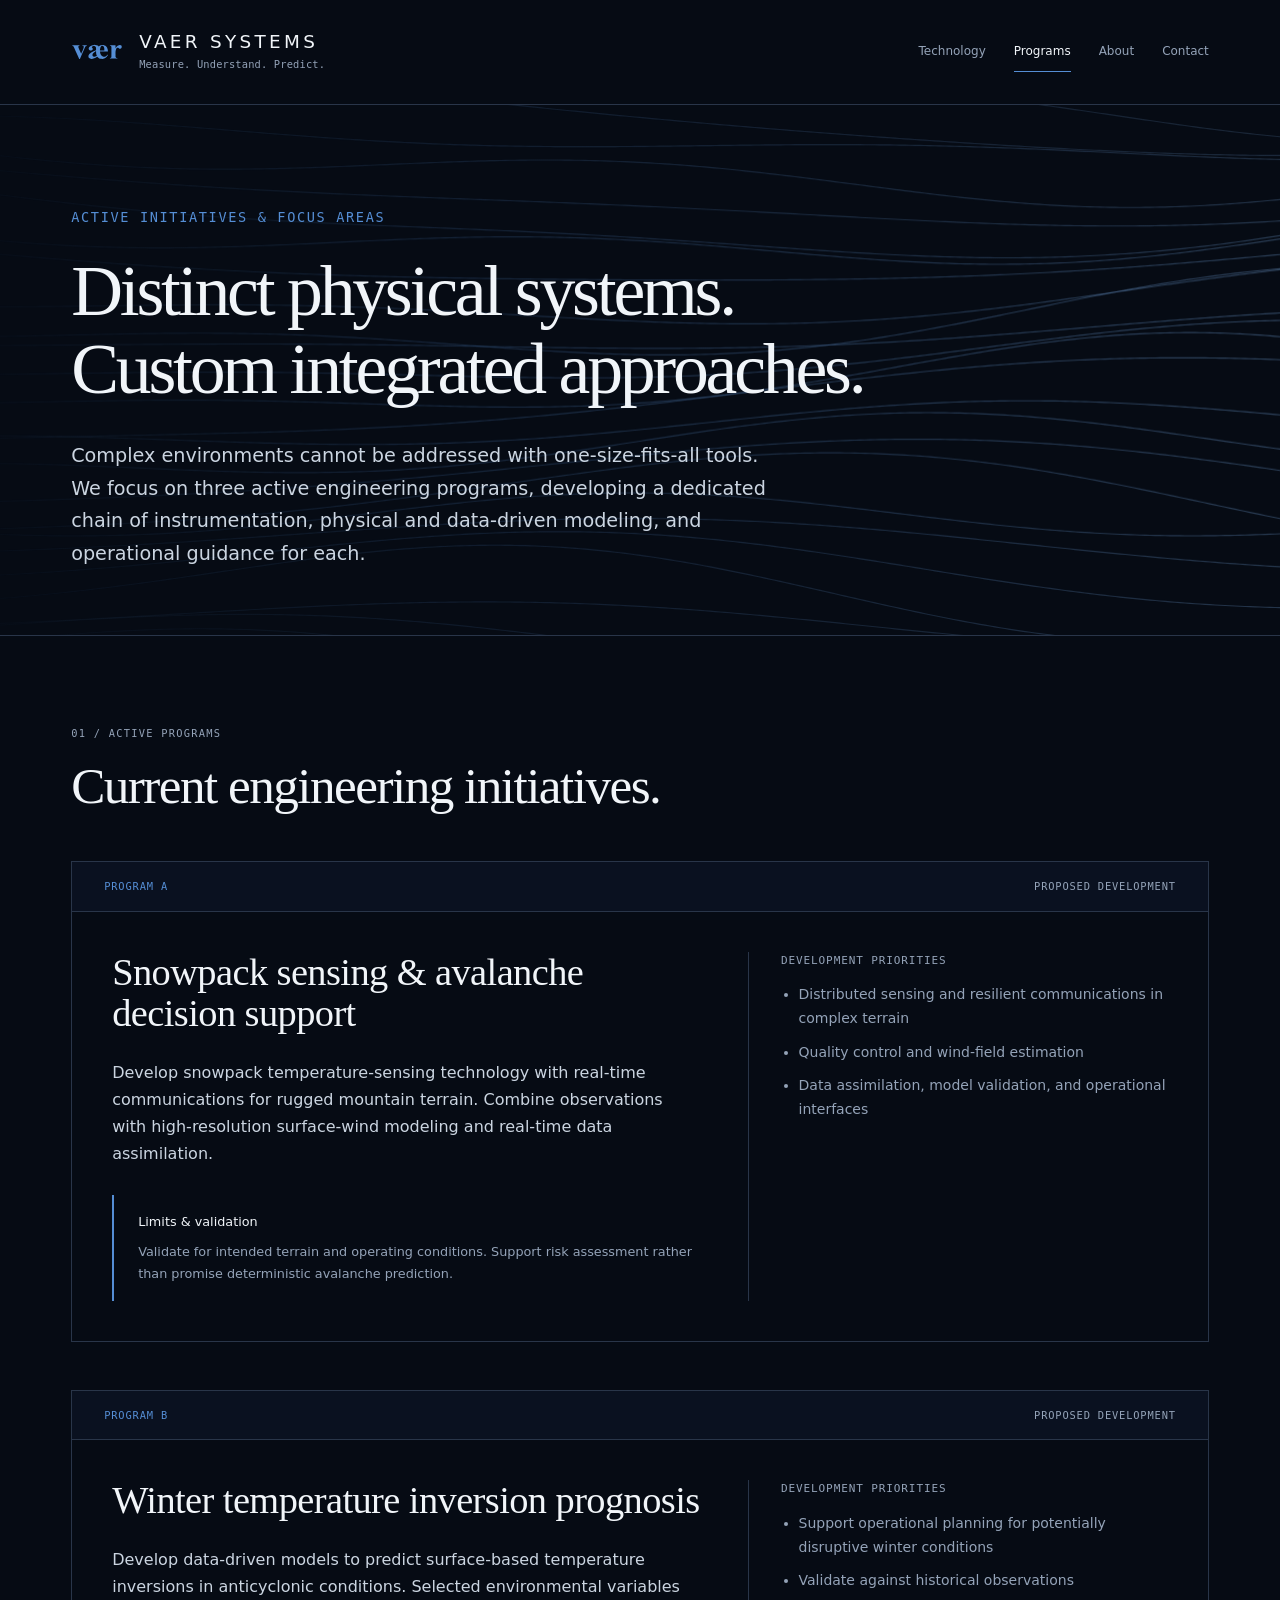
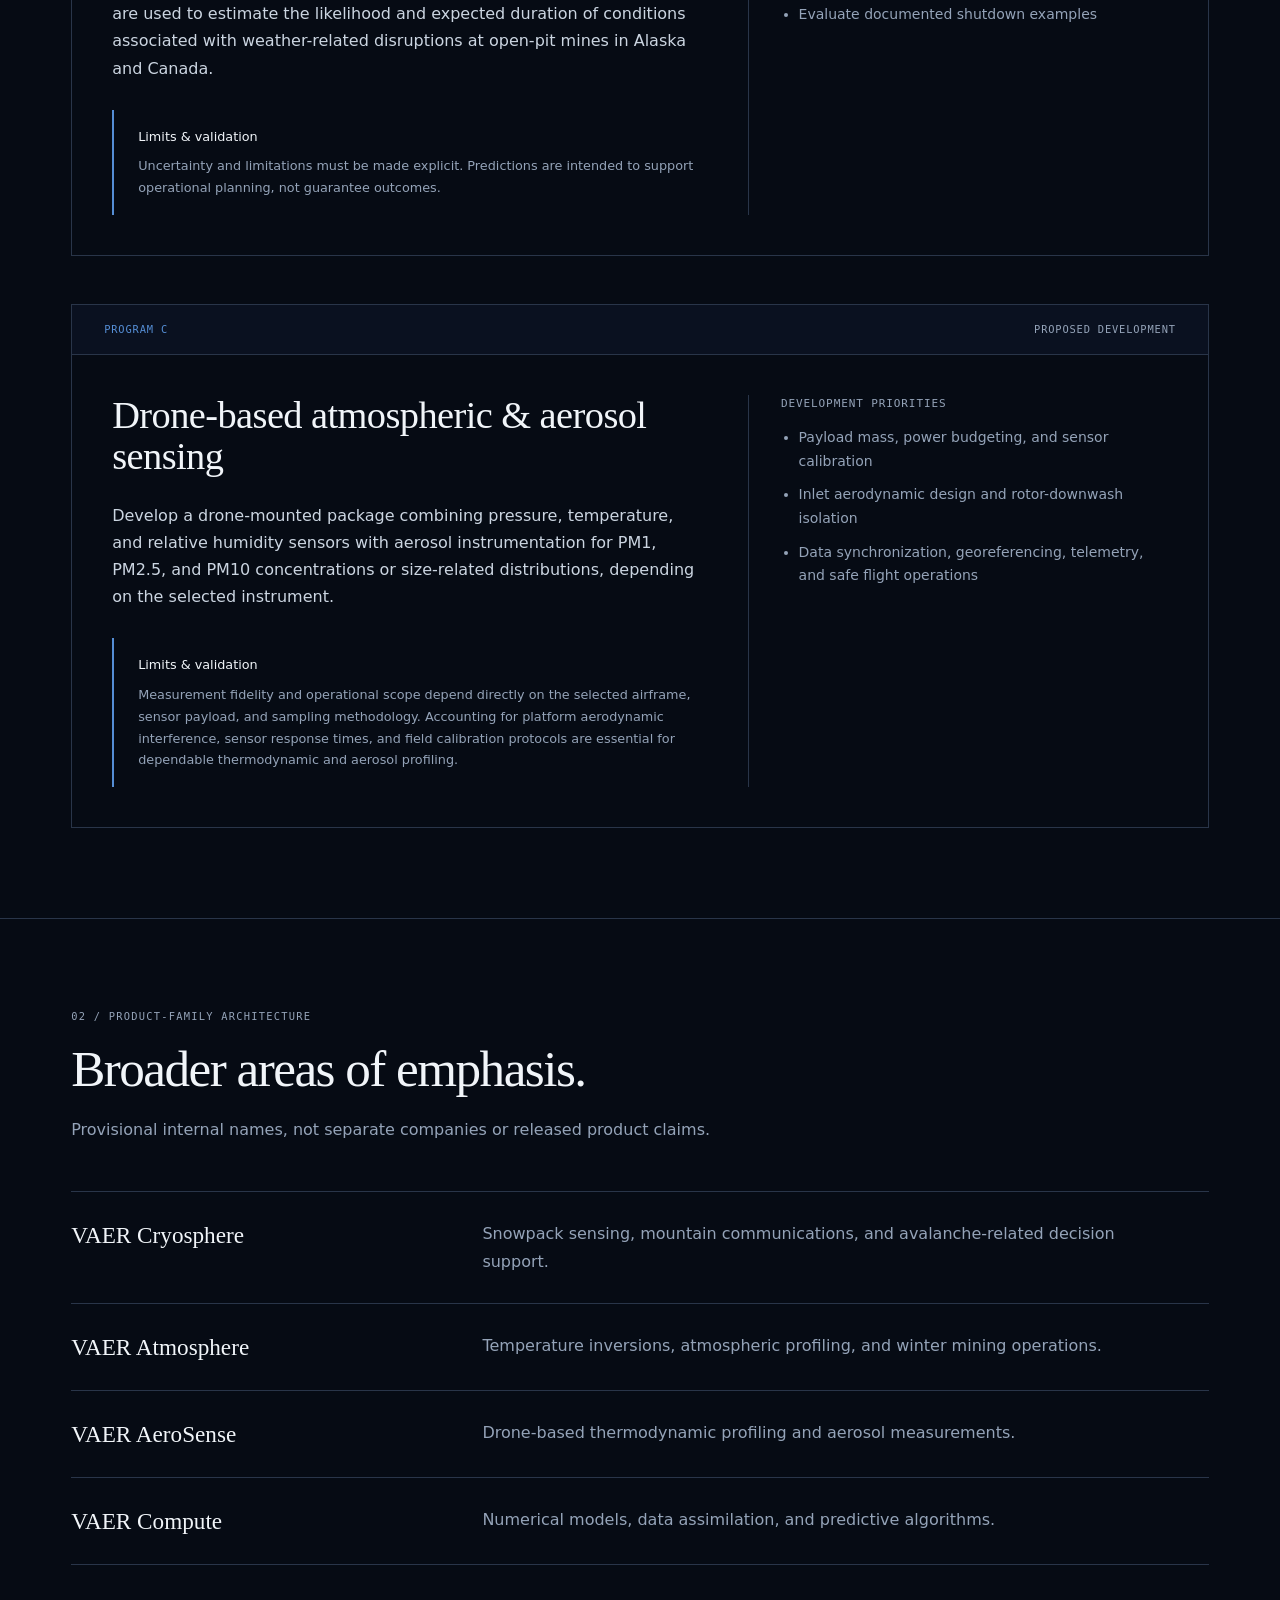
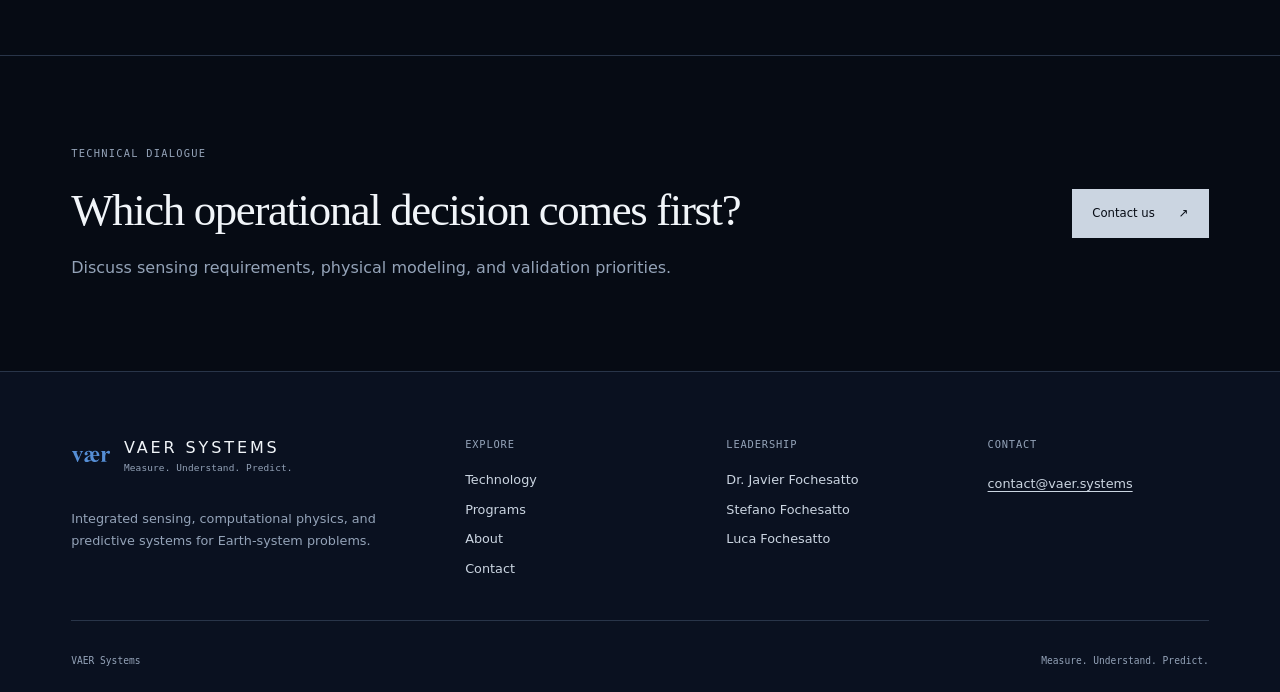
<file: programs.html>
<!doctype html>
<html lang="en">
  <head>
    <meta charset="utf-8" />
    <meta name="viewport" content="width=device-width, initial-scale=1" />
    <title>Programs — Cryosphere, Inversion &amp; UAS Sensing | VAER Systems</title>
    <meta
      name="description"
      content="Proposed and active initiatives at VAER Systems: cryosphere and snowpack sensing, winter inversion prognosis, and UAS atmospheric profiling."
    />
    <link rel="canonical" href="https://www.vaer.systems/programs.html" />
    <meta name="robots" content="index, follow, max-image-preview:large, max-snippet:-1, max-video-preview:-1" />
    <meta property="og:locale" content="en_US" />
    <meta property="og:type" content="website" />
    <meta property="og:site_name" content="VAER Systems" />
    <meta property="og:title" content="Programs — Cryosphere, Inversion &amp; UAS Sensing | VAER Systems" />
    <meta property="og:description" content="Proposed and active initiatives at VAER Systems: cryosphere and snowpack sensing, winter inversion prognosis, and UAS atmospheric profiling." />
    <meta property="og:url" content="https://www.vaer.systems/programs.html" />
    <meta property="og:image" content="https://www.vaer.systems/assets/Stefano.jpeg" />
    <meta name="twitter:card" content="summary_large_image" />
    <meta name="twitter:title" content="Programs — Cryosphere, Inversion &amp; UAS Sensing | VAER Systems" />
    <meta name="twitter:description" content="Proposed and active field programs in snowpack sensing, winter inversion prognosis, and drone atmospheric measurement." />
    <meta name="twitter:image" content="https://www.vaer.systems/assets/Stefano.jpeg" />
    <link rel="icon" href="assets/favicon.svg" type="image/svg+xml" />
    <link rel="stylesheet" href="css/style.css?v=3" />
    <script src="js/field-background.js" defer></script>
    <script type="application/ld+json">
    {
      "@context": "https://schema.org",
      "@graph": [
        {
          "@type": "WebPage",
          "@id": "https://www.vaer.systems/programs.html#webpage",
          "url": "https://www.vaer.systems/programs.html",
          "name": "Programs — Cryosphere, Inversion & UAS Sensing | VAER Systems",
          "description": "Proposed and active initiatives at VAER Systems: cryosphere and snowpack sensing, winter inversion prognosis, and UAS atmospheric profiling.",
          "isPartOf": {
            "@type": "WebSite",
            "@id": "https://www.vaer.systems/#website",
            "url": "https://www.vaer.systems/",
            "name": "VAER Systems"
          },
          "breadcrumb": {
            "@type": "BreadcrumbList",
            "itemListElement": [
              {
                "@type": "ListItem",
                "position": 1,
                "name": "Home",
                "item": "https://www.vaer.systems/"
              },
              {
                "@type": "ListItem",
                "position": 2,
                "name": "Programs",
                "item": "https://www.vaer.systems/programs.html"
              }
            ]
          }
        }
      ]
    }
    </script>
  </head>
  <body class="programs">
    <a class="skip-link" href="#main">Skip to main content</a>
    <header class="site-header">
      <div class="container site-header-inner">
        <a class="brand" href="index.html" aria-label="VAER Systems home">
          <span class="brand-mark-wrapper">
            <img
              class="brand-mark"
              src="assets/vaer_mark.svg"
              width="52"
              height="52"
              alt="VAER geometric mark"
            />
          </span>
          <span class="brand-text-group">
            <span class="brand-name">VAER SYSTEMS</span>
            <span class="brand-tag">Measure. Understand. Predict.</span>
          </span>
        </a>
        <nav class="site-nav" aria-label="Main navigation">
          <a href="technology.html">Technology</a>
          <a href="programs.html" aria-current="page">Programs</a>
          <a href="about.html">About</a>
          <a href="contact.html">Contact</a>
        </nav>
      </div>
    </header>
    <main id="main">
      <section class="hero">
        <div class="field-background" data-field-background aria-hidden="true">
          <canvas class="field-canvas"></canvas>
        </div>
        <div class="container hero-container">
          <div class="hero-content">
            <p class="eyebrow">Active Initiatives &amp; Focus Areas</p>
            <h1>Distinct physical systems.<br />Custom integrated approaches.</h1>
            <p class="hero-intro">
              Complex environments cannot be addressed with one-size-fits-all
              tools. We focus on three active engineering programs, developing a
              dedicated chain of instrumentation, physical and data-driven
              modeling, and operational guidance for each.
            </p>
          </div>
        </div>
      </section>
      <section class="section">
        <div class="container">
          <div class="section-heading">
            <p class="eyebrow">01 / Active programs</p>
            <h2>Current engineering initiatives.</h2>
          </div>
          <div class="program-list">
            <article class="program" id="cryosphere">
              <div class="program-header">
                <span class="program-code">Program A</span>
                <span class="program-status">Proposed development</span>
              </div>
              <div class="program-inner">
                <div class="program-body">
                  <h3>Snowpack sensing &amp; avalanche decision support</h3>
                  <p>
                    Develop snowpack temperature-sensing technology with
                    real-time communications for rugged mountain terrain.
                    Combine observations with high-resolution surface-wind
                    modeling and real-time data assimilation.
                  </p>
                  <div class="program-boundary">
                    <strong>Limits &amp; validation</strong>
                    <p>
                      Validate for intended terrain and operating conditions.
                      Support risk assessment rather than promise deterministic
                      avalanche prediction.
                    </p>
                  </div>
                </div>
                <div class="program-specs">
                  <h4>Development priorities</h4>
                  <ul>
                    <li>
                      Distributed sensing and resilient communications in
                      complex terrain
                    </li>
                    <li>Quality control and wind-field estimation</li>
                    <li>
                      Data assimilation, model validation, and operational
                      interfaces
                    </li>
                  </ul>
                </div>
              </div>
            </article>
            <article class="program" id="atmosphere">
              <div class="program-header">
                <span class="program-code">Program B</span>
                <span class="program-status">Proposed development</span>
              </div>
              <div class="program-inner">
                <div class="program-body">
                  <h3>Winter temperature inversion prognosis</h3>
                  <p>
                    Develop data-driven models to predict surface-based
                    temperature inversions in anticyclonic conditions. Selected
                    environmental variables are used to estimate the likelihood
                    and expected duration of conditions associated with
                    weather-related disruptions at open-pit mines in Alaska and
                    Canada.
                  </p>
                  <div class="program-boundary">
                    <strong>Limits &amp; validation</strong>
                    <p>
                      Uncertainty and limitations must be made explicit.
                      Predictions are intended to support operational planning,
                      not guarantee outcomes.
                    </p>
                  </div>
                </div>
                <div class="program-specs">
                  <h4>Development priorities</h4>
                  <ul>
                    <li>
                      Support operational planning for potentially disruptive
                      winter conditions
                    </li>
                    <li>Validate against historical observations</li>
                    <li>Evaluate documented shutdown examples</li>
                  </ul>
                </div>
              </div>
            </article>
            <article class="program" id="aerosense">
              <div class="program-header">
                <span class="program-code">Program C</span>
                <span class="program-status">Proposed development</span>
              </div>
              <div class="program-inner">
                <div class="program-body">
                  <h3>Drone-based atmospheric &amp; aerosol sensing</h3>
                  <p>
                    Develop a drone-mounted package combining pressure,
                    temperature, and relative humidity sensors with aerosol
                    instrumentation for PM1, PM2.5, and PM10 concentrations or
                    size-related distributions, depending on the selected
                    instrument.
                  </p>
                  <div class="program-boundary">
                    <strong>Limits &amp; validation</strong>
                    <p>
                      Measurement fidelity and operational scope depend directly
                      on the selected airframe, sensor payload, and sampling
                      methodology. Accounting for platform aerodynamic
                      interference, sensor response times, and field calibration
                      protocols are essential for dependable thermodynamic and
                      aerosol profiling.
                    </p>
                  </div>
                </div>
                <div class="program-specs">
                  <h4>Development priorities</h4>
                  <ul>
                    <li>
                      Payload mass, power budgeting, and sensor calibration
                    </li>
                    <li>
                      Inlet aerodynamic design and rotor-downwash isolation
                    </li>
                    <li>
                      Data synchronization, georeferencing, telemetry, and safe
                      flight operations
                    </li>
                  </ul>
                </div>
              </div>
            </article>
          </div>
        </div>
      </section>
      <section class="section">
        <div class="container">
          <div class="section-heading">
            <p class="eyebrow">02 / Product-family architecture</p>
            <h2>Broader areas of emphasis.</h2>
            <p class="section-lead">
              Provisional internal names, not separate companies or released
              product claims.
            </p>
          </div>
          <dl class="capability-list">
            <div>
              <dt>VAER Cryosphere</dt>
              <dd>
                Snowpack sensing, mountain communications, and avalanche-related
                decision support.
              </dd>
            </div>
            <div>
              <dt>VAER Atmosphere</dt>
              <dd>
                Temperature inversions, atmospheric profiling, and winter mining
                operations.
              </dd>
            </div>
            <div>
              <dt>VAER AeroSense</dt>
              <dd>
                Drone-based thermodynamic profiling and aerosol measurements.
              </dd>
            </div>
            <div>
              <dt>VAER Compute</dt>
              <dd>
                Numerical models, data assimilation, and predictive algorithms.
              </dd>
            </div>
          </dl>
        </div>
      </section>
      <section class="section">
        <div class="container">
          <div class="cta">
            <div class="cta-content">
              <p class="eyebrow">Technical dialogue</p>
              <h2>Which operational decision comes first?</h2>
              <p>
                Discuss sensing requirements, physical modeling, and validation
                priorities.
              </p>
            </div>
            <a class="button button-primary" href="contact.html"
              >Contact us <span aria-hidden="true">↗</span>
            </a>
          </div>
        </div>
      </section>
    </main>
    <footer class="site-footer">
      <div class="container">
        <div class="footer-grid">
          <div class="footer-col footer-col-brand">
            <a class="brand" href="index.html" aria-label="VAER Systems home">
              <span class="brand-mark-wrapper">
                <img
                  class="brand-mark"
                  src="assets/vaer_mark.svg"
                  width="40"
                  height="40"
                  alt="VAER geometric mark"
                />
              </span>
              <span class="brand-text-group">
                <span class="brand-name">VAER SYSTEMS</span>
                <span class="brand-tag">Measure. Understand. Predict.</span>
              </span>
            </a>
            <p class="footer-desc">
              Integrated sensing, computational physics, and predictive systems
              for Earth-system problems.
            </p>
          </div>
          <div class="footer-col">
            <h2>Explore</h2>
            <ul class="footer-links">
              <li>
                <a href="technology.html">Technology</a>
              </li>
              <li>
                <a href="programs.html">Programs</a>
              </li>
              <li>
                <a href="about.html">About</a>
              </li>
              <li>
                <a href="contact.html">Contact</a>
              </li>
            </ul>
          </div>
          <div class="footer-col">
            <h2>Leadership</h2>
            <ul class="footer-links">
              <li>
                <a href="about.html#javier-fochesatto">Dr. Javier Fochesatto</a>
              </li>
              <li>
                <a href="about.html#stefano-fochesatto">Stefano Fochesatto</a>
              </li>
              <li>
                <a href="about.html#luca-fochesatto">Luca Fochesatto</a>
              </li>
            </ul>
          </div>
          <div class="footer-col">
            <h2>Contact</h2>
            <a href="mailto:contact@vaer.systems">contact@vaer.systems</a>
          </div>
        </div>
        <div class="footer-bottom">
          <span>VAER Systems</span>
          <span>Measure. Understand. Predict.</span>
        </div>
      </div>
    </footer>
  </body>
</html>
</file>
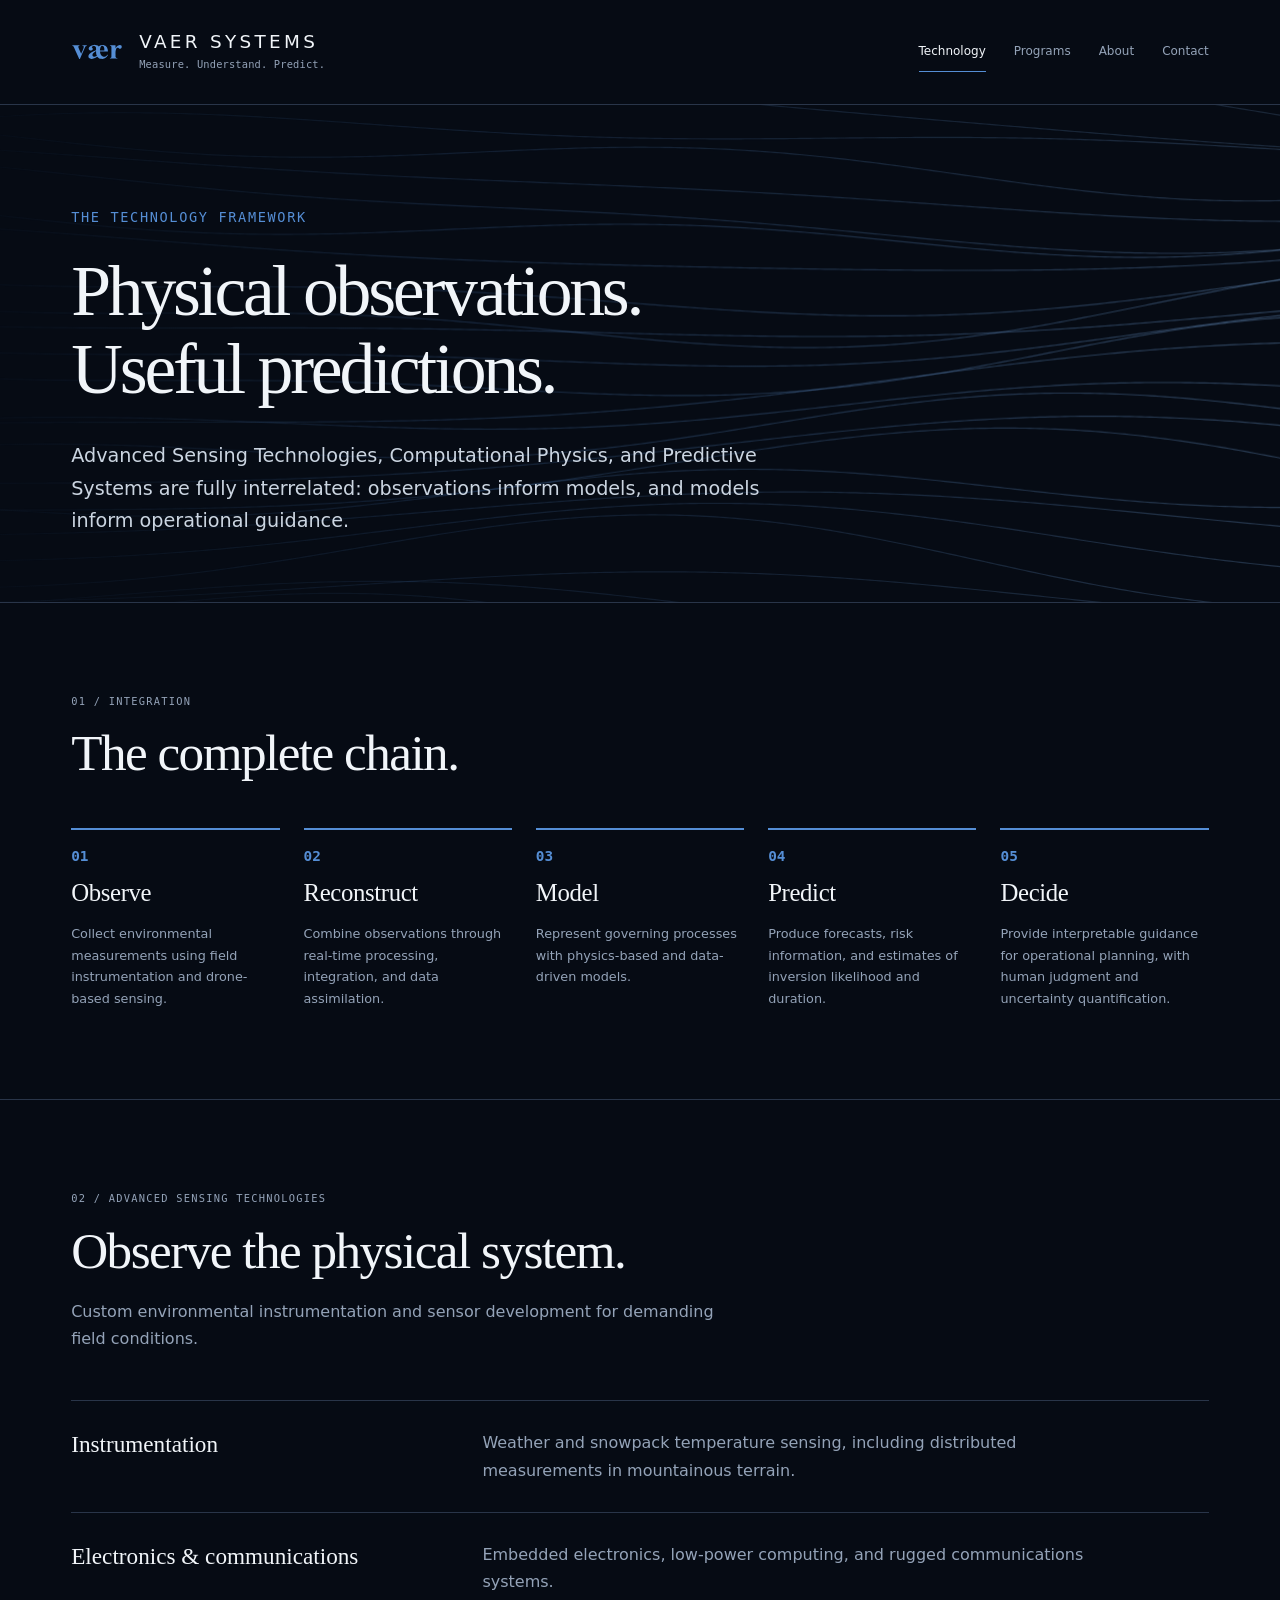
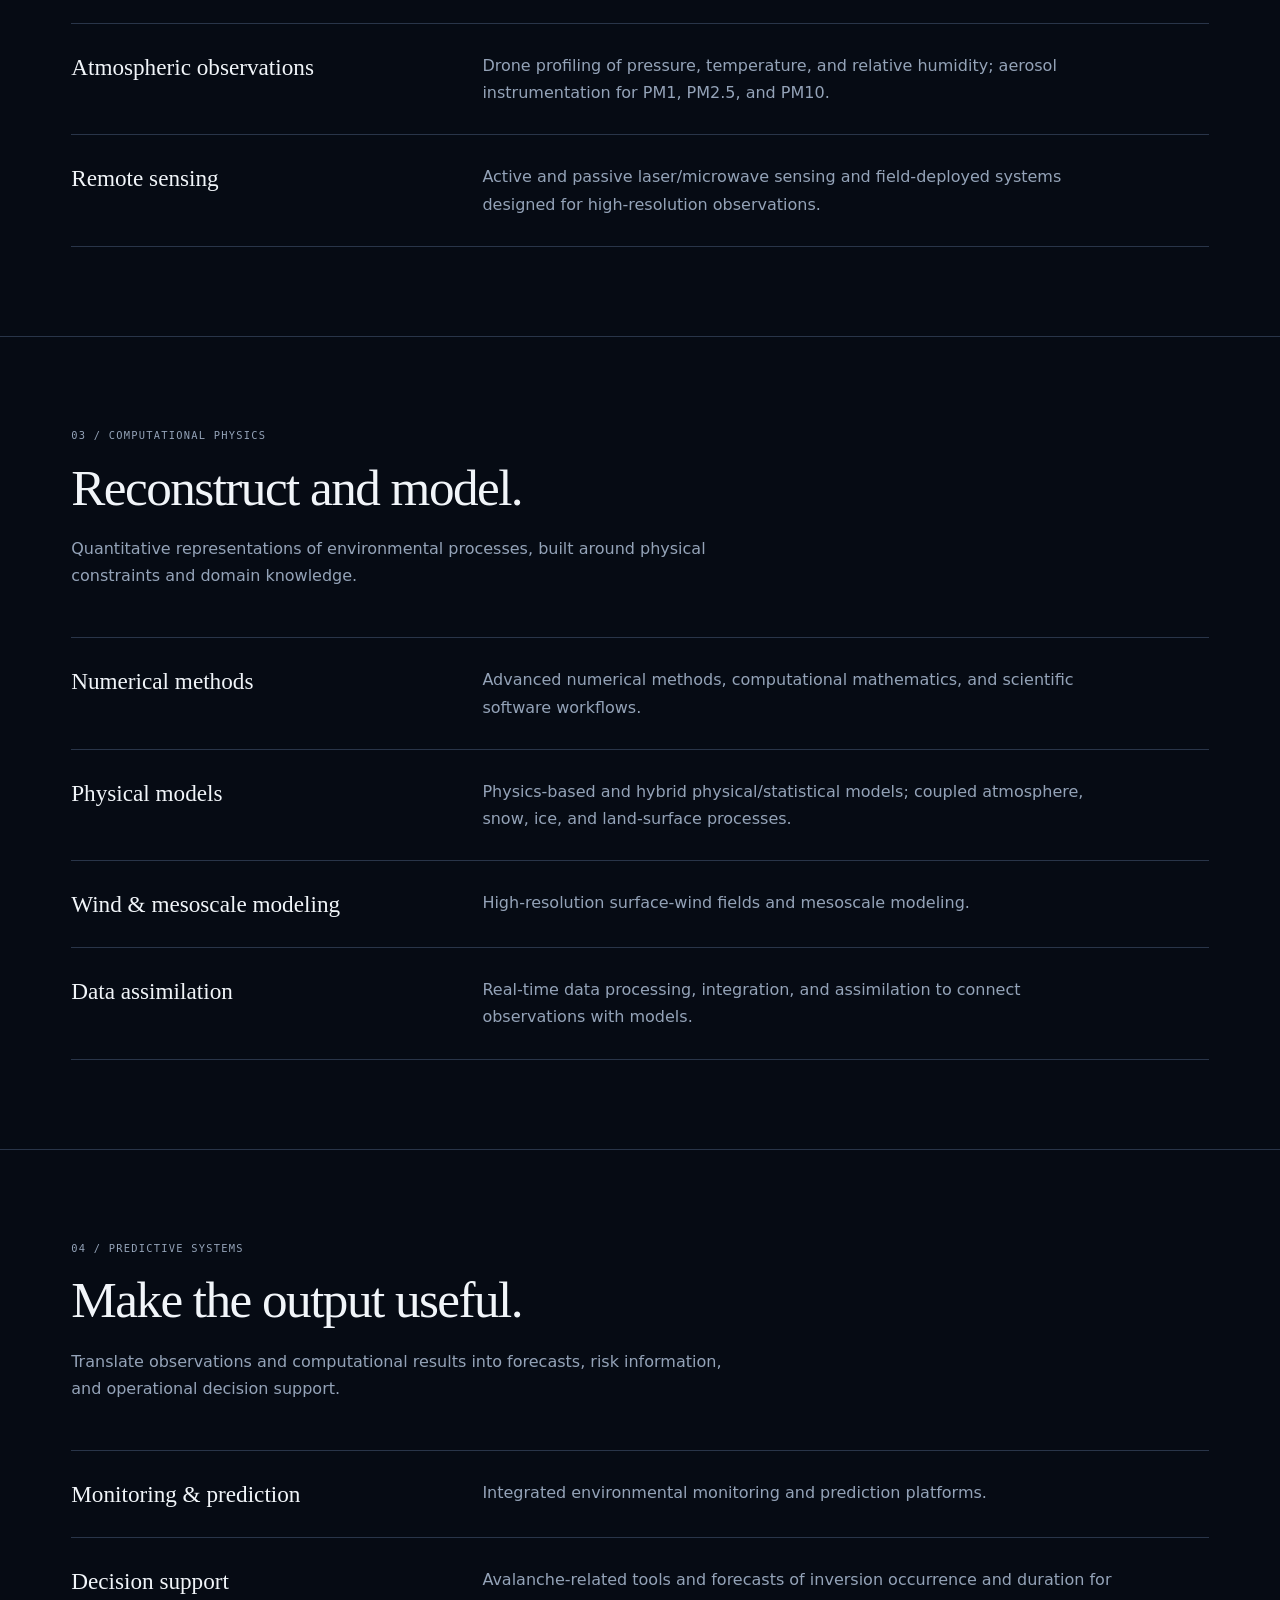
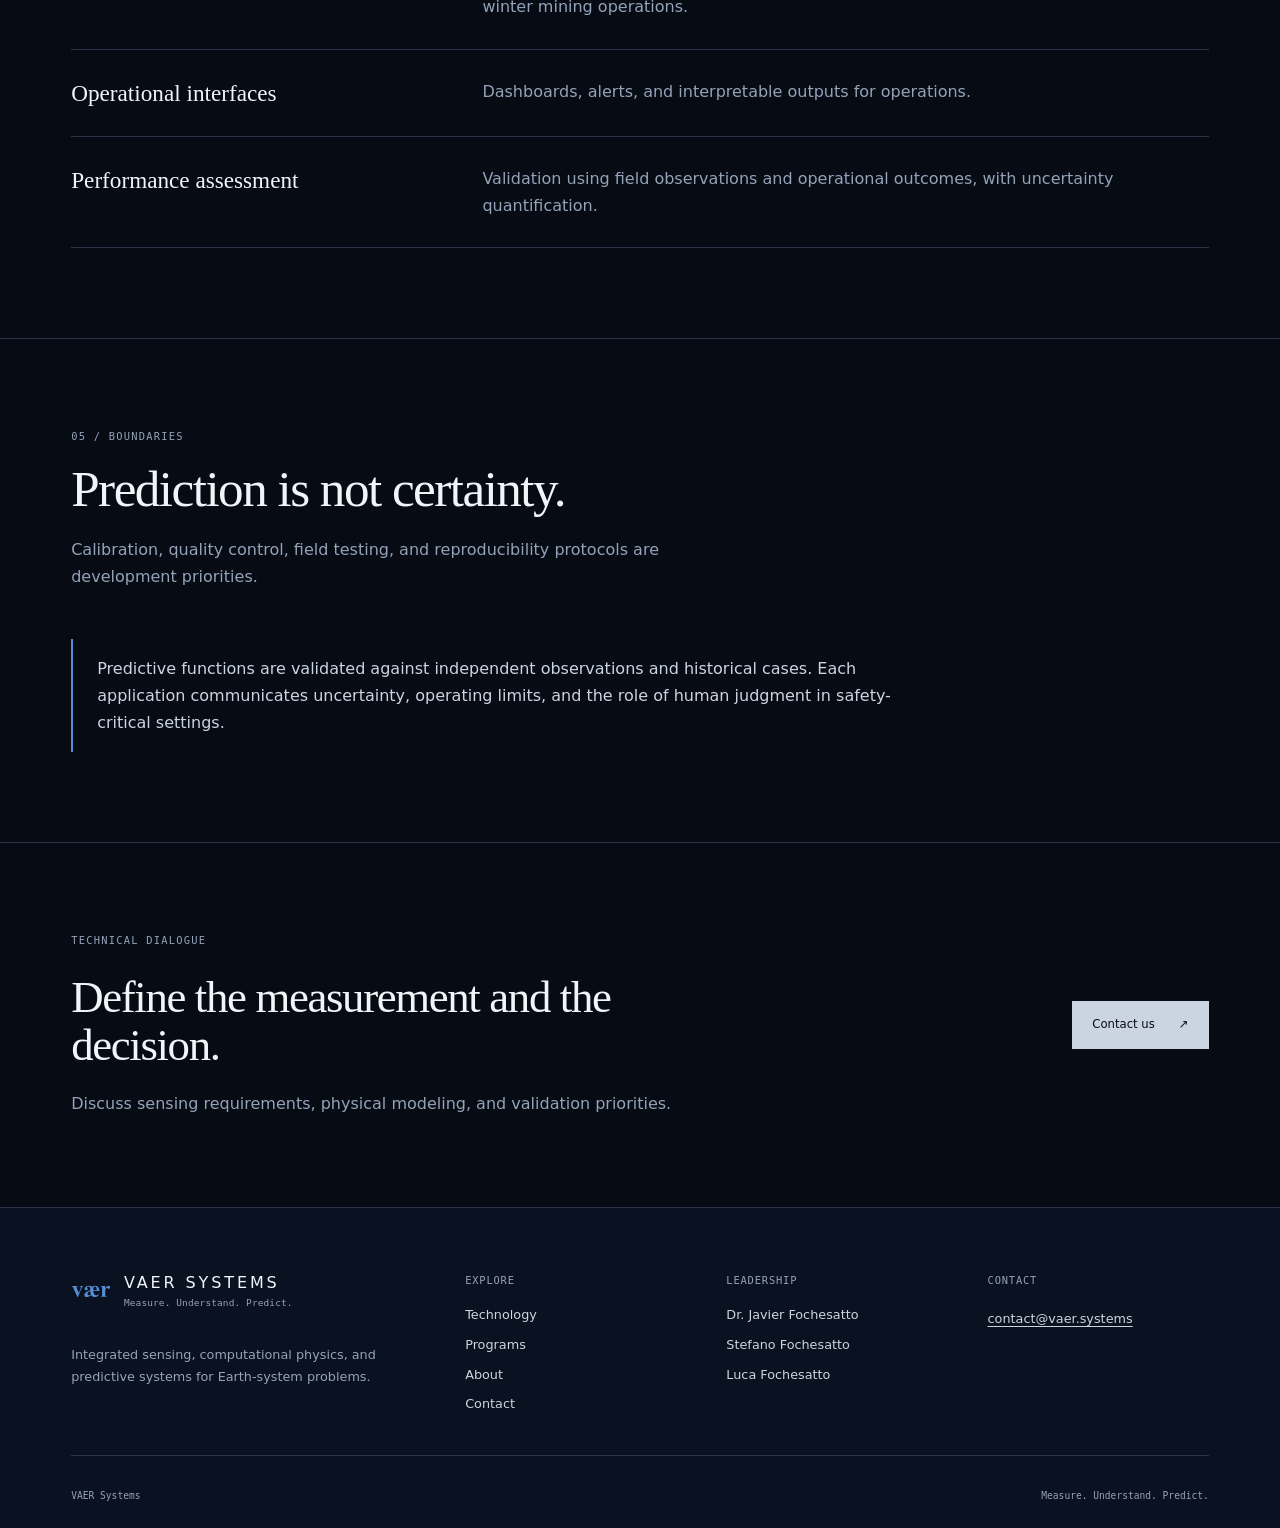
<file: technology.html>
<!doctype html>
<html lang="en">
  <head>
    <meta charset="utf-8" />
    <meta name="viewport" content="width=device-width, initial-scale=1" />
    <title>Technology Framework: Sensing, Computational Physics &amp; Prediction — VAER Systems</title>
    <meta
      name="description"
      content="Explore the VAER Systems technology chain: custom environmental sensing, high-performance computational physics, and predictive operational decision platforms."
    />
    <link rel="canonical" href="https://www.vaer.systems/technology.html" />
    <meta name="robots" content="index, follow, max-image-preview:large, max-snippet:-1, max-video-preview:-1" />
    <meta property="og:locale" content="en_US" />
    <meta property="og:type" content="website" />
    <meta property="og:site_name" content="VAER Systems" />
    <meta property="og:title" content="Technology Framework: Sensing, Computational Physics &amp; Prediction — VAER Systems" />
    <meta property="og:description" content="Explore the VAER Systems technology chain: custom environmental sensing, high-performance computational physics, and predictive operational decision platforms." />
    <meta property="og:url" content="https://www.vaer.systems/technology.html" />
    <meta property="og:image" content="https://www.vaer.systems/assets/Stefano.jpeg" />
    <meta name="twitter:card" content="summary_large_image" />
    <meta name="twitter:title" content="Technology Framework — VAER Systems" />
    <meta name="twitter:description" content="Explore the VAER Systems technology chain: sensing, computational physics, and predictive platforms." />
    <meta name="twitter:image" content="https://www.vaer.systems/assets/Stefano.jpeg" />
    <link rel="icon" href="assets/favicon.svg" type="image/svg+xml" />
    <link rel="stylesheet" href="css/style.css?v=3" />
    <script src="js/field-background.js" defer></script>
    <script type="application/ld+json">
    {
      "@context": "https://schema.org",
      "@graph": [
        {
          "@type": "WebPage",
          "@id": "https://www.vaer.systems/technology.html#webpage",
          "url": "https://www.vaer.systems/technology.html",
          "name": "Technology Framework: Sensing, Computational Physics & Prediction — VAER Systems",
          "description": "Explore the VAER Systems technology chain: custom environmental sensing, high-performance computational physics, and predictive operational decision platforms.",
          "isPartOf": {
            "@type": "WebSite",
            "@id": "https://www.vaer.systems/#website",
            "url": "https://www.vaer.systems/",
            "name": "VAER Systems"
          },
          "breadcrumb": {
            "@type": "BreadcrumbList",
            "itemListElement": [
              {
                "@type": "ListItem",
                "position": 1,
                "name": "Home",
                "item": "https://www.vaer.systems/"
              },
              {
                "@type": "ListItem",
                "position": 2,
                "name": "Technology",
                "item": "https://www.vaer.systems/technology.html"
              }
            ]
          }
        }
      ]
    }
    </script>
  </head>
  <body class="technology">
    <a class="skip-link" href="#main">Skip to main content</a>
    <header class="site-header">
      <div class="container site-header-inner">
        <a class="brand" href="index.html" aria-label="VAER Systems home">
          <span class="brand-mark-wrapper">
            <img
              class="brand-mark"
              src="assets/vaer_mark.svg"
              width="52"
              height="52"
              alt="VAER geometric mark"
            />
          </span>
          <span class="brand-text-group">
            <span class="brand-name">VAER SYSTEMS</span>
            <span class="brand-tag">Measure. Understand. Predict.</span>
          </span>
        </a>
        <nav class="site-nav" aria-label="Main navigation">
          <a href="technology.html" aria-current="page">Technology</a>
          <a href="programs.html">Programs</a>
          <a href="about.html">About</a>
          <a href="contact.html">Contact</a>
        </nav>
      </div>
    </header>
    <main id="main">
      <section class="hero">
        <div class="field-background" data-field-background aria-hidden="true">
          <canvas class="field-canvas"></canvas>
        </div>
        <div class="container hero-container">
          <div class="hero-content">
            <p class="eyebrow">The technology framework</p>
            <h1>Physical observations.<br />Useful predictions.</h1>
            <p class="hero-intro">
              Advanced Sensing Technologies, Computational Physics, and
              Predictive Systems are fully interrelated: observations inform
              models, and models inform operational guidance.
            </p>
          </div>
        </div>
      </section>
      <section class="section">
        <div class="container">
          <div class="section-heading">
            <p class="eyebrow">01 / Integration</p>
            <h2>The complete chain.</h2>
          </div>
          <div class="chain-container">
            <ol class="chain">
              <li class="chain-node">
                <span class="chain-step">01</span>
                <h3>Observe</h3>
                <p>
                  Collect environmental measurements using field instrumentation
                  and drone-based sensing.
                </p>
              </li>
              <li class="chain-node">
                <span class="chain-step">02</span>
                <h3>Reconstruct</h3>
                <p>
                  Combine observations through real-time processing,
                  integration, and data assimilation.
                </p>
              </li>
              <li class="chain-node">
                <span class="chain-step">03</span>
                <h3>Model</h3>
                <p>
                  Represent governing processes with physics-based and
                  data-driven models.
                </p>
              </li>
              <li class="chain-node">
                <span class="chain-step">04</span>
                <h3>Predict</h3>
                <p>
                  Produce forecasts, risk information, and estimates of
                  inversion likelihood and duration.
                </p>
              </li>
              <li class="chain-node">
                <span class="chain-step">05</span>
                <h3>Decide</h3>
                <p>
                  Provide interpretable guidance for operational planning, with
                  human judgment and uncertainty quantification.
                </p>
              </li>
            </ol>
          </div>
        </div>
      </section>
      <section class="section" id="sensing">
        <div class="container">
          <div class="section-heading">
            <p class="eyebrow">02 / Advanced Sensing Technologies</p>
            <h2>Observe the physical system.</h2>
            <p class="section-lead">
              Custom environmental instrumentation and sensor development for
              demanding field conditions.
            </p>
          </div>
          <dl class="capability-list">
            <div>
              <dt>Instrumentation</dt>
              <dd>
                Weather and snowpack temperature sensing, including distributed
                measurements in mountainous terrain.
              </dd>
            </div>
            <div>
              <dt>Electronics &amp; communications</dt>
              <dd>
                Embedded electronics, low-power computing, and rugged
                communications systems.
              </dd>
            </div>
            <div>
              <dt>Atmospheric observations</dt>
              <dd>
                Drone profiling of pressure, temperature, and relative humidity;
                aerosol instrumentation for PM1, PM2.5, and PM10.
              </dd>
            </div>
            <div>
              <dt>Remote sensing</dt>
              <dd>
                Active and passive laser/microwave sensing and field-deployed
                systems designed for high-resolution observations.
              </dd>
            </div>
          </dl>
        </div>
      </section>
      <section class="section" id="physics">
        <div class="container">
          <div class="section-heading">
            <p class="eyebrow">03 / Computational Physics</p>
            <h2>Reconstruct and model.</h2>
            <p class="section-lead">
              Quantitative representations of environmental processes, built
              around physical constraints and domain knowledge.
            </p>
          </div>
          <dl class="capability-list">
            <div>
              <dt>Numerical methods</dt>
              <dd>
                Advanced numerical methods, computational mathematics, and
                scientific software workflows.
              </dd>
            </div>
            <div>
              <dt>Physical models</dt>
              <dd>
                Physics-based and hybrid physical/statistical models; coupled
                atmosphere, snow, ice, and land-surface processes.
              </dd>
            </div>
            <div>
              <dt>Wind &amp; mesoscale modeling</dt>
              <dd>
                High-resolution surface-wind fields and mesoscale modeling.
              </dd>
            </div>
            <div>
              <dt>Data assimilation</dt>
              <dd>
                Real-time data processing, integration, and assimilation to
                connect observations with models.
              </dd>
            </div>
          </dl>
        </div>
      </section>
      <section class="section" id="prediction">
        <div class="container">
          <div class="section-heading">
            <p class="eyebrow">04 / Predictive Systems</p>
            <h2>Make the output useful.</h2>
            <p class="section-lead">
              Translate observations and computational results into forecasts,
              risk information, and operational decision support.
            </p>
          </div>
          <dl class="capability-list">
            <div>
              <dt>Monitoring &amp; prediction</dt>
              <dd>
                Integrated environmental monitoring and prediction platforms.
              </dd>
            </div>
            <div>
              <dt>Decision support</dt>
              <dd>
                Avalanche-related tools and forecasts of inversion occurrence
                and duration for winter mining operations.
              </dd>
            </div>
            <div>
              <dt>Operational interfaces</dt>
              <dd>
                Dashboards, alerts, and interpretable outputs for operations.
              </dd>
            </div>
            <div>
              <dt>Performance assessment</dt>
              <dd>
                Validation using field observations and operational outcomes,
                with uncertainty quantification.
              </dd>
            </div>
          </dl>
        </div>
      </section>
      <section class="section">
        <div class="container">
          <div class="section-heading">
            <p class="eyebrow">05 / Boundaries</p>
            <h2>Prediction is not certainty.</h2>
            <p class="section-lead">
              Calibration, quality control, field testing, and reproducibility
              protocols are development priorities.
            </p>
          </div>
          <div class="program-boundary">
            <p>
              Predictive functions are validated against independent
              observations and historical cases. Each application communicates
              uncertainty, operating limits, and the role of human judgment in
              safety-critical settings.
            </p>
          </div>
        </div>
      </section>
      <section class="section">
        <div class="container">
          <div class="cta">
            <div class="cta-content">
              <p class="eyebrow">Technical dialogue</p>
              <h2>Define the measurement and the decision.</h2>
              <p>
                Discuss sensing requirements, physical modeling, and validation
                priorities.
              </p>
            </div>
            <a class="button button-primary" href="contact.html"
              >Contact us <span aria-hidden="true">↗</span>
            </a>
          </div>
        </div>
      </section>
    </main>
    <footer class="site-footer">
      <div class="container">
        <div class="footer-grid">
          <div class="footer-col footer-col-brand">
            <a class="brand" href="index.html" aria-label="VAER Systems home">
              <span class="brand-mark-wrapper">
                <img
                  class="brand-mark"
                  src="assets/vaer_mark.svg"
                  width="40"
                  height="40"
                  alt="VAER geometric mark"
                />
              </span>
              <span class="brand-text-group">
                <span class="brand-name">VAER SYSTEMS</span>
                <span class="brand-tag">Measure. Understand. Predict.</span>
              </span>
            </a>
            <p class="footer-desc">
              Integrated sensing, computational physics, and predictive systems
              for Earth-system problems.
            </p>
          </div>
          <div class="footer-col">
            <h2>Explore</h2>
            <ul class="footer-links">
              <li>
                <a href="technology.html">Technology</a>
              </li>
              <li>
                <a href="programs.html">Programs</a>
              </li>
              <li>
                <a href="about.html">About</a>
              </li>
              <li>
                <a href="contact.html">Contact</a>
              </li>
            </ul>
          </div>
          <div class="footer-col">
            <h2>Leadership</h2>
            <ul class="footer-links">
              <li>
                <a href="about.html#javier-fochesatto">Dr. Javier Fochesatto</a>
              </li>
              <li>
                <a href="about.html#stefano-fochesatto">Stefano Fochesatto</a>
              </li>
              <li>
                <a href="about.html#luca-fochesatto">Luca Fochesatto</a>
              </li>
            </ul>
          </div>
          <div class="footer-col">
            <h2>Contact</h2>
            <a href="mailto:contact@vaer.systems">contact@vaer.systems</a>
          </div>
        </div>
        <div class="footer-bottom">
          <span>VAER Systems</span>
          <span>Measure. Understand. Predict.</span>
        </div>
      </div>
    </footer>
  </body>
</html>
</file>
<file: css/style.css>
/* VAER Systems / Field Notes — editorial, scientific, dependency-free. */
:root {
  color-scheme: dark;
  --bg: #060b14;
  --surface: #0a1120;
  --text: #cbd5e1;
  --bright: #f1f5f9;
  --muted: #94a3b8;
  --accent: #558ed5;
  --line: #293549;
  --heading: "Times New Roman", Times, serif;
  --sans: system-ui, -apple-system, BlinkMacSystemFont, "Segoe UI", sans-serif;
  --mono: ui-monospace, "DejaVu Sans Mono", monospace;
  --width: 1240px;
  --gutter: clamp(1.25rem, 4vw, 4rem);
}
*, *::before, *::after { box-sizing: border-box; }
html { background: var(--bg); scroll-padding-top: 2rem; }
body { margin: 0; color: var(--text); background: var(--bg); font: 1rem/1.7 var(--sans); }
h1, h2, h3, h4, p, figure, dl { margin: 0; }
h1, h2, h3 { color: var(--bright); font-family: var(--heading); font-weight: 400; line-height: 1.08; }
h1 { font-size: clamp(2.7rem, 5.6vw, 5.1rem); letter-spacing: -.045em; }
h2 { font-size: clamp(2.1rem, 4vw, 3.4rem); letter-spacing: -.03em; }
h3 { font-size: clamp(1.55rem, 2.5vw, 2rem); letter-spacing: -.015em; }
h4 { color: var(--muted); font: 500 .69rem/1.6 var(--mono); text-transform: uppercase; letter-spacing: .08em; }
p + p { margin-top: 1.2rem; }
a { color: inherit; text-decoration-thickness: 1px; text-underline-offset: .22em; }
a:hover { color: var(--bright); }
:focus-visible { outline: 2px solid var(--accent); outline-offset: 6px; }
img { display: block; max-width: 100%; height: auto; }
button, summary, a { -webkit-tap-highlight-color: transparent; }
.container { width: min(100%, var(--width)); padding-inline: var(--gutter); margin-inline: auto; }
.skip-link { position: absolute; z-index: 10; top: -8rem; left: 1rem; padding: .8rem 1.2rem; background: var(--bright); color: var(--bg); }
.skip-link:focus { top: 1rem; color: var(--bg); }
.masthead-meta { border-bottom: 1px solid var(--line); color: var(--muted); font: .62rem/1.6 var(--mono); letter-spacing: .1em; text-transform: uppercase; }
.masthead-meta-inner { display: flex; justify-content: space-between; gap: 1rem; padding-block: .75rem; }
.site-header { border-bottom: 1px solid var(--line); }
.site-header-inner { min-height: 104px; display: flex; align-items: center; justify-content: space-between; gap: 2rem; }
.brand { display: inline-flex; align-items: center; gap: .8rem; text-decoration: none; flex-shrink: 0; }
.brand-mark-wrapper { width: 40px; }
.brand-mark { width: 40px; height: 40px; object-fit: contain; }
.brand-text-group { display: flex; flex-direction: column; gap: .25rem; }
.brand-name { color: var(--bright); font: 500 1rem/1.2 var(--sans); letter-spacing: .18em; }
.brand-tag { color: var(--muted); font: .59rem/1.5 var(--mono); letter-spacing: .015em; }
.site-header .brand { gap: 1rem; }
.site-header .brand-mark-wrapper { width: 52px; }
.site-header .brand-mark { width: 52px; height: 52px; }
.site-header .brand-name { font-size: 1.15rem; }
.site-header .brand-tag { font-size: .65rem; }
.site-nav { display: flex; flex-wrap: wrap; gap: 1.75rem; }
.site-nav a { color: var(--muted); font: .75rem/1.7 var(--sans); text-decoration: none; padding-block: .6rem; border-bottom: 1px solid transparent; }
.site-nav a:hover, .site-nav a[aria-current="page"] { color: var(--bright); border-bottom-color: var(--accent); }
.hero { padding-block: clamp(4rem, 8vw, 7.5rem) clamp(3rem, 5vw, 5rem); border-bottom: 1px solid var(--line); }
.hero-container { display: grid; gap: 4rem; }
.hero-content { max-width: 66rem; }
/* Decorative contours: a static baseline, with optional pointer deformation. */
.hero { position: relative; isolation: isolate; overflow: hidden; }
.hero-container { position: relative; z-index: 1; }
.field-background { position: absolute; inset: 0; z-index: 0; overflow: hidden; pointer-events: none; }
.field-canvas { display: block; width: 100%; height: 100%; pointer-events: none; }
@media (max-width: 700px) {
  .field-background { opacity: .7; }
}
@media (prefers-reduced-motion: reduce) {
  .field-background { opacity: .5; }
}
.eyebrow { color: var(--muted); font: .65rem/1.6 var(--mono); letter-spacing: .12em; text-transform: uppercase; margin-bottom: 1.5rem; }
.hero .eyebrow { color: var(--accent); font-size: .85rem; }
.hero-intro { font-size: clamp(1.05rem, 1.7vw, 1.2rem); max-width: 44rem; margin-top: 2rem; }
.hero-actions { display: flex; flex-wrap: wrap; gap: 1rem; margin-top: 2rem; }
.button { display: inline-flex; align-items: center; justify-content: center; gap: 1.5rem; padding: .9rem 1.2rem; font: 500 .73rem/1.5 var(--sans); text-decoration: none; border: 1px solid var(--line); }
.button-primary { background: var(--text); color: var(--bg); border-color: var(--text); }
.button-primary:hover { background: var(--bright); color: var(--bg); }
.button-secondary:hover { border-color: var(--muted); }
.hero-schematic { border-top: 1px solid var(--line); padding-top: 1.25rem; }
.hero-schematic-header { display: flex; justify-content: space-between; gap: 1rem; color: var(--muted); font: .63rem/1.7 var(--mono); text-transform: uppercase; letter-spacing: .08em; }
.hero-chain { display: grid; grid-template-columns: repeat(5, minmax(0, 1fr)); list-style: none; padding: 0; margin: 2rem 0; }
.hero-chain li { border-left: 1px solid var(--line); padding: .3rem 1.25rem; display: flex; flex-direction: column; gap: .65rem; }
.hero-chain li:first-child { padding-left: 0; border-left: 0; }
.chain-step { color: var(--accent); font: 600 .9rem/1.5 var(--mono); display: block; }
.hero-chain strong { color: var(--bright); font: 400 clamp(1.1rem, 2.5vw, 1.8rem)/1.1 var(--heading); }
.schematic-note { color: var(--muted); font-size: .75rem; max-width: 42rem; }
.section { padding-block: clamp(3.5rem, 7vw, 6rem); border-bottom: 1px solid var(--line); }
.section-heading { max-width: 48rem; margin-bottom: 3rem; }
.section-heading .eyebrow { margin-bottom: 1rem; }
.section-lead { max-width: 41rem; margin-top: 1.25rem; color: var(--muted); }
.service-grid { display: grid; grid-template-columns: repeat(3, minmax(0, 1fr)); border-top: 1px solid var(--line); border-left: 1px solid var(--line); }
.service { padding: 2rem; border-right: 1px solid var(--line); border-bottom: 1px solid var(--line); display: flex; flex-direction: column; align-items: flex-start; }
.service-top-meta { display: flex; justify-content: space-between; gap: 1rem; width: 100%; margin-bottom: 2rem; font: .6rem/1.7 var(--mono); text-transform: uppercase; letter-spacing: .05em; }
.service-number { color: var(--accent); }
.service-tag { color: var(--muted); }
.service h3 { margin-bottom: 1.25rem; }
.service > p { font-size: .875rem; }
.service-benefits { margin-block: 1.5rem 2rem; font-size: .8rem; }
ul { padding-left: 1.1rem; }
.service-benefits ul { margin: .75rem 0 0; }
li + li { margin-top: .6rem; }
li::marker { color: var(--muted); }
.text-link { margin-top: auto; font-size: .75rem; }
.cta { display: flex; justify-content: space-between; align-items: center; gap: 3rem; }
.cta-content { max-width: 42rem; }
.cta-content h2 { font-size: clamp(1.9rem, 3.5vw, 2.8rem); }
.cta-content p:last-child { margin-top: 1.25rem; color: var(--muted); }
.cta > .button { flex-shrink: 0; }
.faq { border-top: 1px solid var(--line); }
.faq details { border-bottom: 1px solid var(--line); }
.faq summary { list-style: none; display: flex; justify-content: space-between; gap: 1.5rem; cursor: pointer; padding: 1.7rem 0; color: var(--bright); font: 400 clamp(1.2rem, 2.5vw, 1.65rem)/1.4 var(--heading); }
.faq summary::-webkit-details-marker { display: none; }
.faq summary::after { content: "+"; color: var(--accent); font-family: var(--mono); }
.faq details[open] summary::after { content: "−"; }
.faq-answer { padding: 0 2rem 1.75rem 0; max-width: 48rem; color: var(--muted); }
.chain { list-style: none; padding: 0; margin: 0; display: grid; grid-template-columns: repeat(5, minmax(0, 1fr)); gap: 1.5rem; }
.chain li { margin: 0; padding-top: 1rem; border-top: 2px solid var(--accent); }
.chain h3 { margin-block: .75rem 1rem; font-size: 1.55rem; }
.chain p { font-size: .8rem; color: var(--muted); }
.capability-list { border-top: 1px solid var(--line); }
.capability-list > div { display: grid; grid-template-columns: 1fr 2fr; gap: 3rem; border-bottom: 1px solid var(--line); padding-block: 1.75rem; }
.capability-list dt { color: var(--bright); font: 400 1.45rem/1.3 var(--heading); }
.capability-list dd { margin: 0; max-width: 40rem; color: var(--muted); }
.program-list { display: grid; gap: 3rem; }
.program { border: 1px solid var(--line); scroll-margin-top: 2rem; }
.program-header { display: flex; justify-content: space-between; gap: 1rem; padding: 1rem 2rem; background: var(--surface); border-bottom: 1px solid var(--line); font: .65rem/1.6 var(--mono); text-transform: uppercase; letter-spacing: .08em; }
.program-code { color: var(--accent); }
.program-status { color: var(--muted); }
.program-inner { display: grid; grid-template-columns: 1.4fr 1fr; gap: 3rem; padding: 2.5rem; }
.program-body h3 { margin-bottom: 1.5rem; font-size: clamp(1.8rem, 3vw, 2.5rem); }
.program-specs { border-left: 1px solid var(--line); padding-left: 2rem; font-size: .875rem; color: var(--muted); }
.program-boundary { border-left: 2px solid var(--accent); padding: 1rem 0 1rem 1.5rem; max-width: 52rem; }
.program-body .program-boundary { margin-top: 1.75rem; font-size: .8rem; color: var(--muted); }
.program-boundary strong { display: block; color: var(--bright); margin-bottom: .5rem; font-weight: 500; }
.values-grid { display: grid; grid-template-columns: repeat(3, minmax(0, 1fr)); gap: 3rem; }
.value-card { border-top: 1px solid var(--line); padding-top: 1.5rem; }
.value-card h3 { margin-bottom: 1.25rem; }
.value-card p:last-child { color: var(--muted); }
.mission-copy { max-width: 48rem; }
/* Team Profiles */
.team-grid { display: grid; grid-template-columns: repeat(2, minmax(0, 1fr)); gap: 2.5rem; margin-top: 2.5rem; }
.team-card { border: 1px solid var(--line); background: var(--surface); display: flex; flex-direction: column; }
.team-card-horizontal { grid-column: 1 / -1; display: grid; grid-template-columns: minmax(280px, 1fr) 1.6fr; }
.team-media { aspect-ratio: 4 / 3; width: 100%; border-bottom: 1px solid var(--line); background: #080f1e; position: relative; overflow: hidden; }
.team-card-horizontal .team-media { aspect-ratio: auto; height: 100%; min-height: 280px; border-bottom: 0; border-right: 1px solid var(--line); position: relative; }
.team-photo { width: 100%; height: 100%; object-fit: cover; object-position: center center; display: block; }
.team-card-horizontal .team-photo { position: absolute; top: 0; left: 0; width: 100%; height: 100%; }
.team-photo-luca { object-position: center 20%; }
.photo-placeholder { width: 100%; height: 100%; display: flex; flex-direction: column; align-items: center; justify-content: center; gap: .75rem; color: var(--muted); background: linear-gradient(135deg, rgba(85, 142, 213, 0.04) 0%, transparent 100%), radial-gradient(circle at 50% 50%, rgba(41, 53, 73, 0.4) 1px, transparent 1px); background-size: 100% 100%, 18px 18px; }
.placeholder-icon { color: var(--accent); opacity: .75; }
.placeholder-caption { font: .62rem/1.5 var(--mono); letter-spacing: .1em; text-transform: uppercase; color: var(--muted); }
.team-content { padding: 2rem; display: flex; flex-direction: column; gap: 1.25rem; flex-grow: 1; }
.team-card-horizontal .team-content { padding: 2.5rem; justify-content: center; }
.team-header h3 { font-size: clamp(1.4rem, 2.2vw, 1.7rem); margin-bottom: .35rem; }
.team-role { color: var(--accent); font: 500 .72rem/1.5 var(--mono); letter-spacing: .06em; text-transform: uppercase; }
.team-bio { color: var(--text); font-size: .875rem; line-height: 1.75; }
.team-bio p + p { margin-top: 1rem; }
.team-links { display: flex; flex-wrap: wrap; gap: .75rem 1.25rem; margin-top: auto; padding-top: 1.25rem; border-top: 1px solid var(--line); font: 500 .72rem/1.5 var(--mono); }
.team-links a { color: var(--accent); text-decoration: none; display: inline-flex; align-items: center; gap: .35rem; }
.team-links a:hover { color: var(--bright); text-decoration: underline; }
/* Scientific Leadership (Homepage) */
.leadership-summary-grid { display: grid; grid-template-columns: repeat(2, minmax(0, 1fr)); gap: 2.5rem; margin-top: 2rem; }
.leadership-summary-card { border: 1px solid var(--line); background: var(--surface); padding: 2.5rem; display: flex; flex-direction: column; }
.leadership-summary-card h3 { font-size: clamp(1.4rem, 2.2vw, 1.7rem); margin-bottom: .35rem; }
.leadership-role { color: var(--accent); font: 500 .72rem/1.5 var(--mono); letter-spacing: .06em; text-transform: uppercase; margin-bottom: 1.25rem; }
.leadership-desc { color: var(--muted); font-size: .875rem; line-height: 1.7; margin-bottom: 1.5rem; }
.leadership-summary-card .text-link { margin-top: auto; }
.field-stamp { color: var(--muted); font: .72rem/1.8 var(--mono); margin-top: 2rem; }
.priorities-list { padding: 0; margin: 0; list-style: none; border-top: 1px solid var(--line); }
.priority-item { display: grid; grid-template-columns: 5rem 1fr; gap: 2rem; padding-block: 2rem; border-bottom: 1px solid var(--line); margin: 0; }
.priority-number { color: var(--accent); font: 1rem/1.5 var(--mono); }
.priority-body h3 { font-size: 1.65rem; margin-bottom: .8rem; }
.priority-body p { color: var(--muted); max-width: 46rem; }
.contact-layout { display: grid; grid-template-columns: 1.2fr 1fr; gap: 4rem; }
.contact-primary-channel { min-width: 0; }
.contact-email-box { margin-top: 1.25rem; }
.contact-email-link { color: var(--bright); font: 400 clamp(1.4rem, 3.5vw, 2.7rem)/1.3 var(--heading); overflow-wrap: anywhere; }
.contact-domain-list { display: grid; gap: 2rem; }
.contact-domain-card { border-top: 1px solid var(--line); padding-top: 1.25rem; }
.contact-domain-card h3 { font-size: 1.45rem; margin-bottom: .75rem; }
.contact-domain-card p { color: var(--muted); font-size: .875rem; }
.site-footer { padding-block: 4rem 1.5rem; background: var(--surface); }
.footer-grid { display: grid; grid-template-columns: 1.6fr 1fr 1fr 1fr; gap: 2.5rem; }
.footer-desc { font-size: .8rem; color: var(--muted); max-width: 22rem; margin-top: 1.5rem; }
.footer-col h2 { font: .65rem/1.6 var(--mono); text-transform: uppercase; letter-spacing: .08em; color: var(--muted); margin-bottom: 1rem; }
.footer-col > a:not(.brand), .footer-links { font-size: .8rem; }
.footer-links { list-style: none; padding: 0; margin: 0; }
.footer-links li { margin: 0 0 .5rem; }
.footer-links a { text-decoration: none; }
.footer-caveats { display: grid; grid-template-columns: repeat(3, minmax(0, 1fr)); gap: 2rem; border-top: 1px solid var(--line); padding-top: 2rem; margin-top: 3rem; }
.caveat-box { margin: 0; color: var(--muted); font-size: .7rem; line-height: 1.8; }
.caveat-box strong { display: block; color: var(--text); font-weight: 500; margin-bottom: .5rem; }
.footer-bottom { display: flex; justify-content: space-between; gap: 1rem; padding-top: 2rem; margin-top: 2rem; border-top: 1px solid var(--line); color: var(--muted); font: .6rem/1.6 var(--mono); }
@media (max-width: 1000px) {
  .service-grid { grid-template-columns: repeat(2, minmax(0, 1fr)); }
  .chain { grid-template-columns: repeat(3, minmax(0, 1fr)); }
  .team-grid { grid-template-columns: 1fr; }
  .team-card-horizontal { grid-column: auto; display: flex; flex-direction: column; }
  .team-card-horizontal .team-media { aspect-ratio: 4 / 3; height: auto; min-height: 0; border-right: 0; border-bottom: 1px solid var(--line); }
  .team-card-horizontal .team-photo { position: static; }
  .team-card-horizontal .team-content { padding: 2rem; justify-content: flex-start; }
.leadership-summary-grid { grid-template-columns: 1fr; }
.footer-grid { grid-template-columns: 1fr 1fr; }
  .footer-col-brand { grid-column: 1 / -1; }
  .contact-layout { grid-template-columns: 1fr; }
}
@media (max-width: 700px) {
  .masthead-meta-inner { flex-wrap: wrap; gap: .25rem 1rem; }
  .masthead-meta-inner > span:last-child { display: none; }
  .site-header-inner { flex-direction: column; align-items: flex-start; padding-block: 1.25rem .5rem; gap: 1rem; }
  .site-nav { width: 100%; justify-content: space-between; gap: .75rem; border-top: 1px solid var(--line); }
  .site-nav a { padding-block: .9rem; }
  .hero-container { gap: 3rem; }
  .hero-chain { grid-template-columns: 1fr; gap: 0; margin-block: 1rem; }
  .hero-chain li, .hero-chain li:first-child { border: 0; border-bottom: 1px solid var(--line); padding: .8rem 0; flex-direction: row; align-items: baseline; gap: 1.5rem; }
  .hero-schematic-header { flex-direction: column; gap: .25rem; }
  .hero-chain strong { font-size: 1.4rem; }
  .service-grid, .chain, .values-grid, .program-inner, .footer-caveats { grid-template-columns: 1fr; }
  .service { padding: 1.5rem; }
.team-content, .team-card-horizontal .team-content { padding: 1.5rem; }
.leadership-summary-card { padding: 1.5rem; }
  .cta { flex-direction: column; align-items: flex-start; gap: 2rem; }
  .capability-list > div { grid-template-columns: 1fr; gap: .75rem; }
  .program-header { padding: 1rem 1.25rem; flex-wrap: wrap; }
  .program-inner { padding: 1.5rem; gap: 2rem; }
  .program-specs { border-left: 0; border-top: 1px solid var(--line); padding: 1.25rem 0 0; }
  .priority-item { grid-template-columns: 2rem 1fr; gap: 1rem; }
  .footer-grid { grid-template-columns: 1fr; gap: 2rem; }
  .footer-col-brand { grid-column: auto; }
  .footer-caveats { gap: 1.5rem; }
}
@media (max-width: 380px) {
  h1 { font-size: 2.45rem; }
  .hero-actions .button { width: 100%; }
}
</file>
